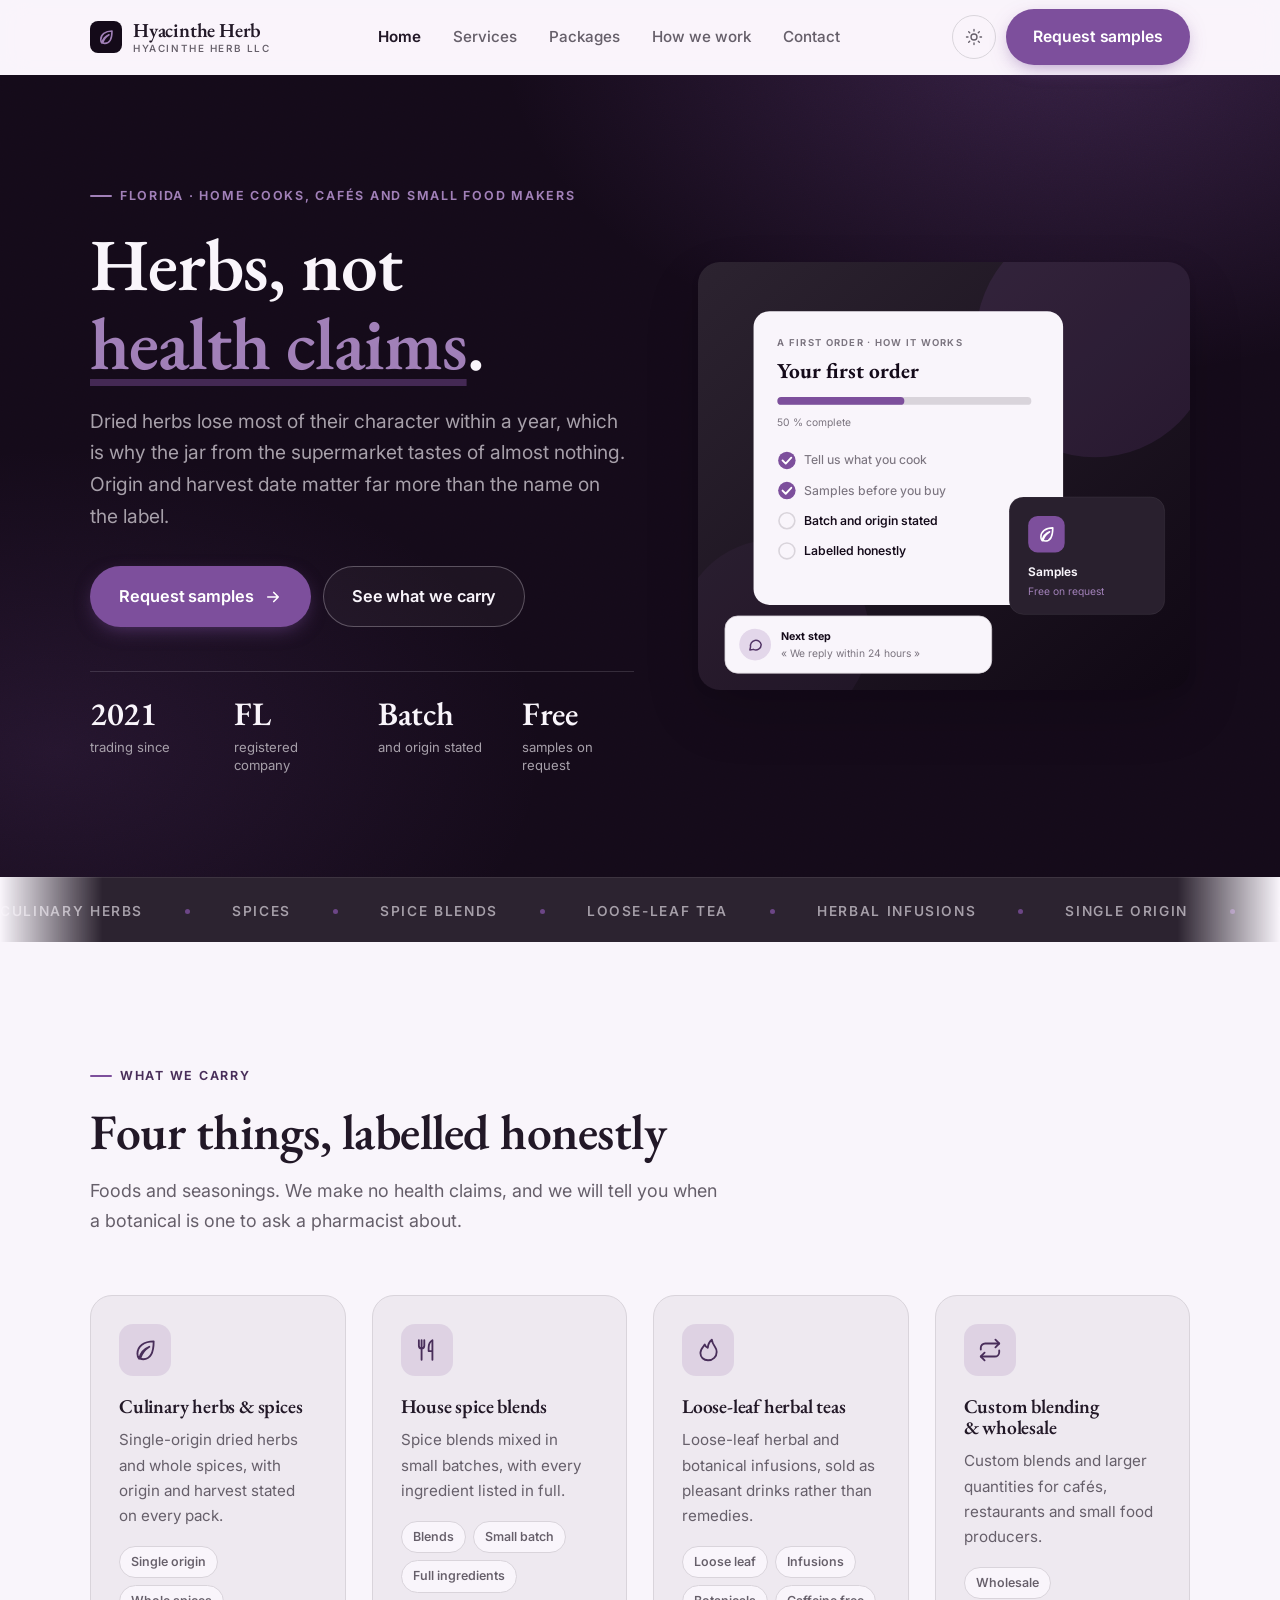
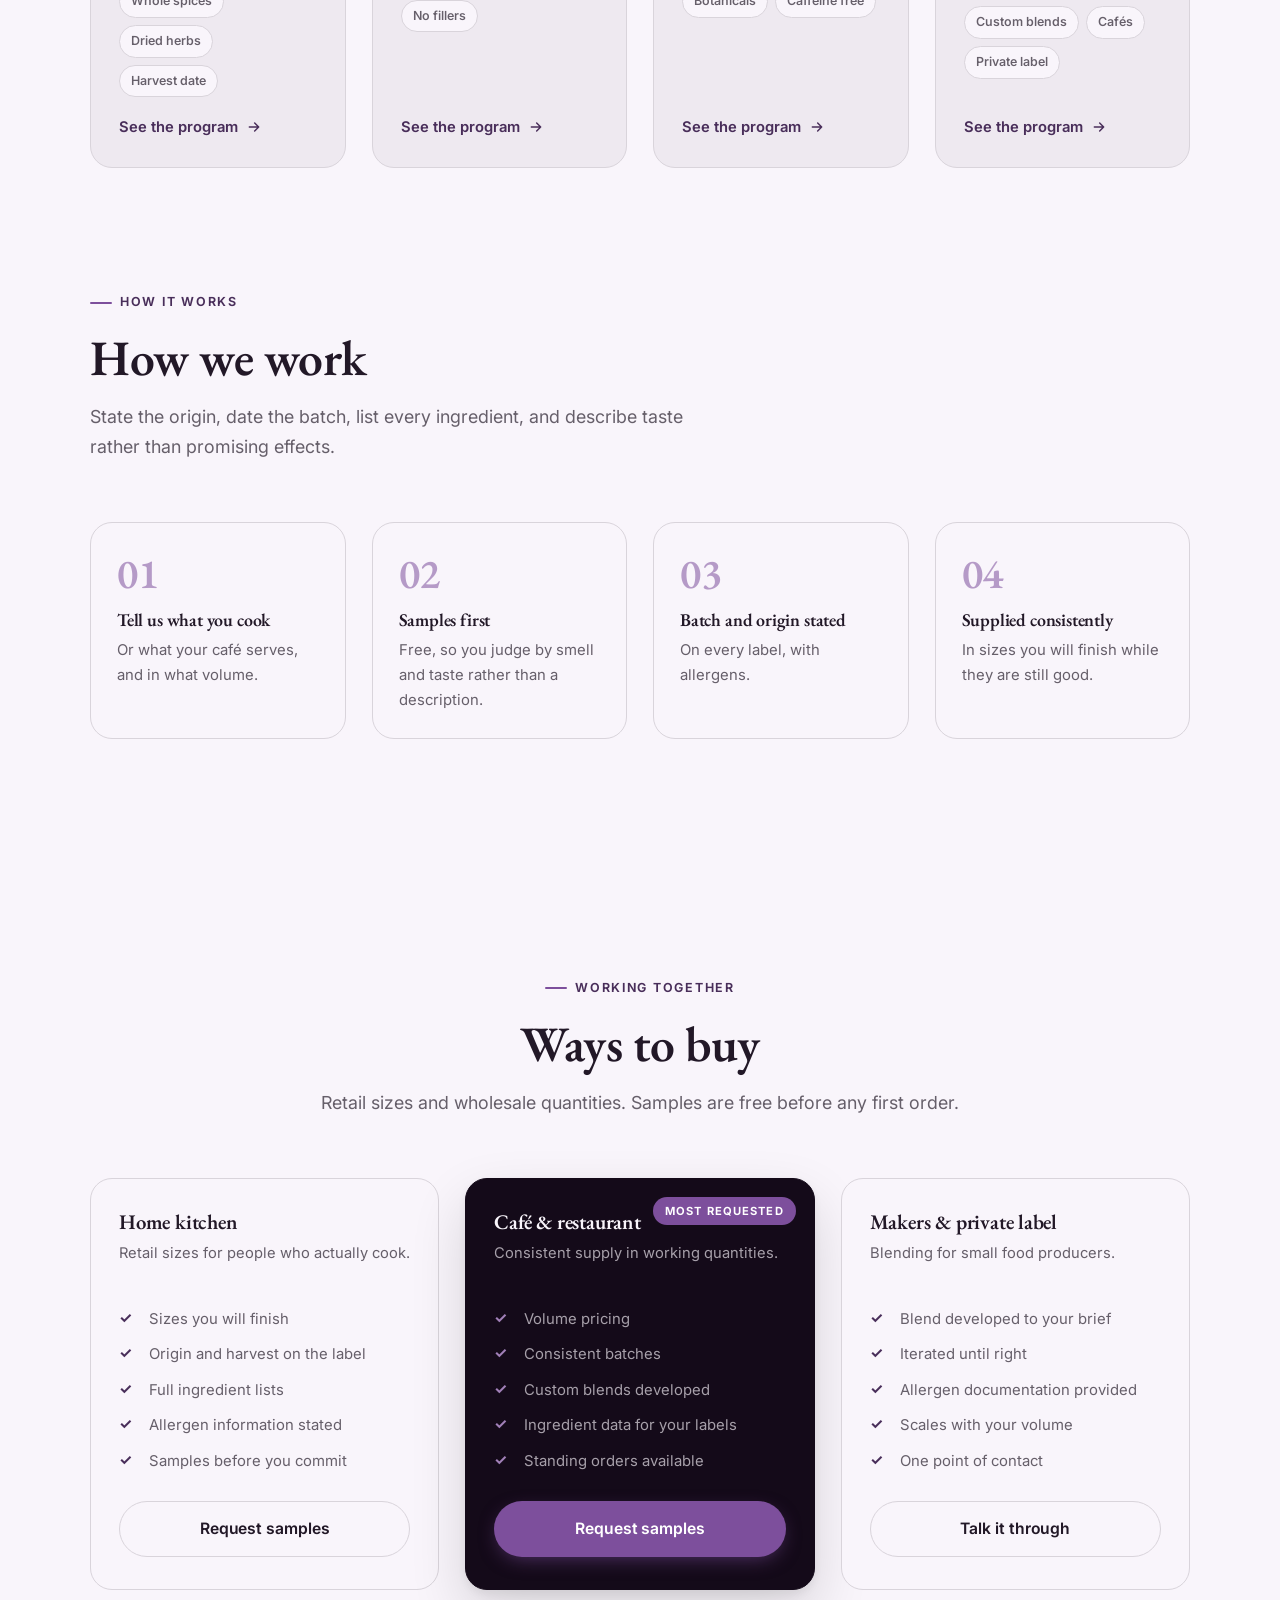
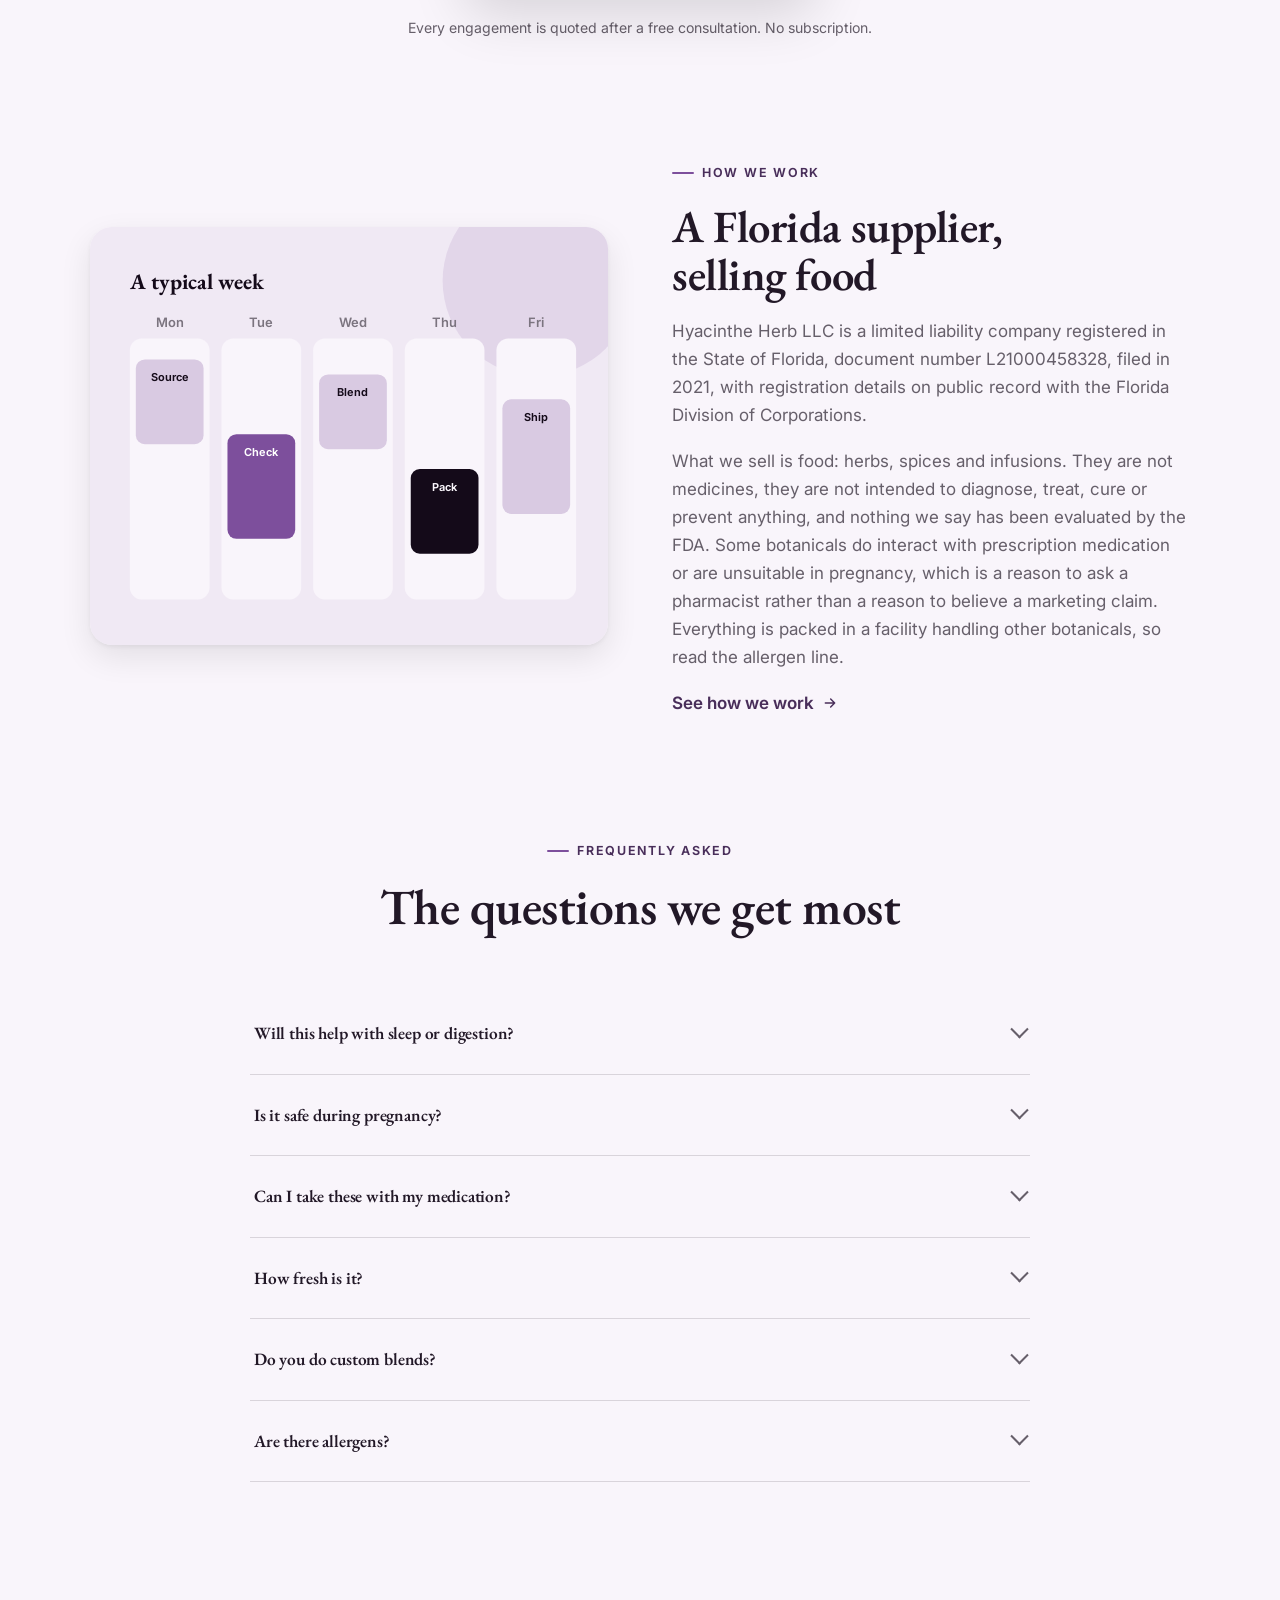
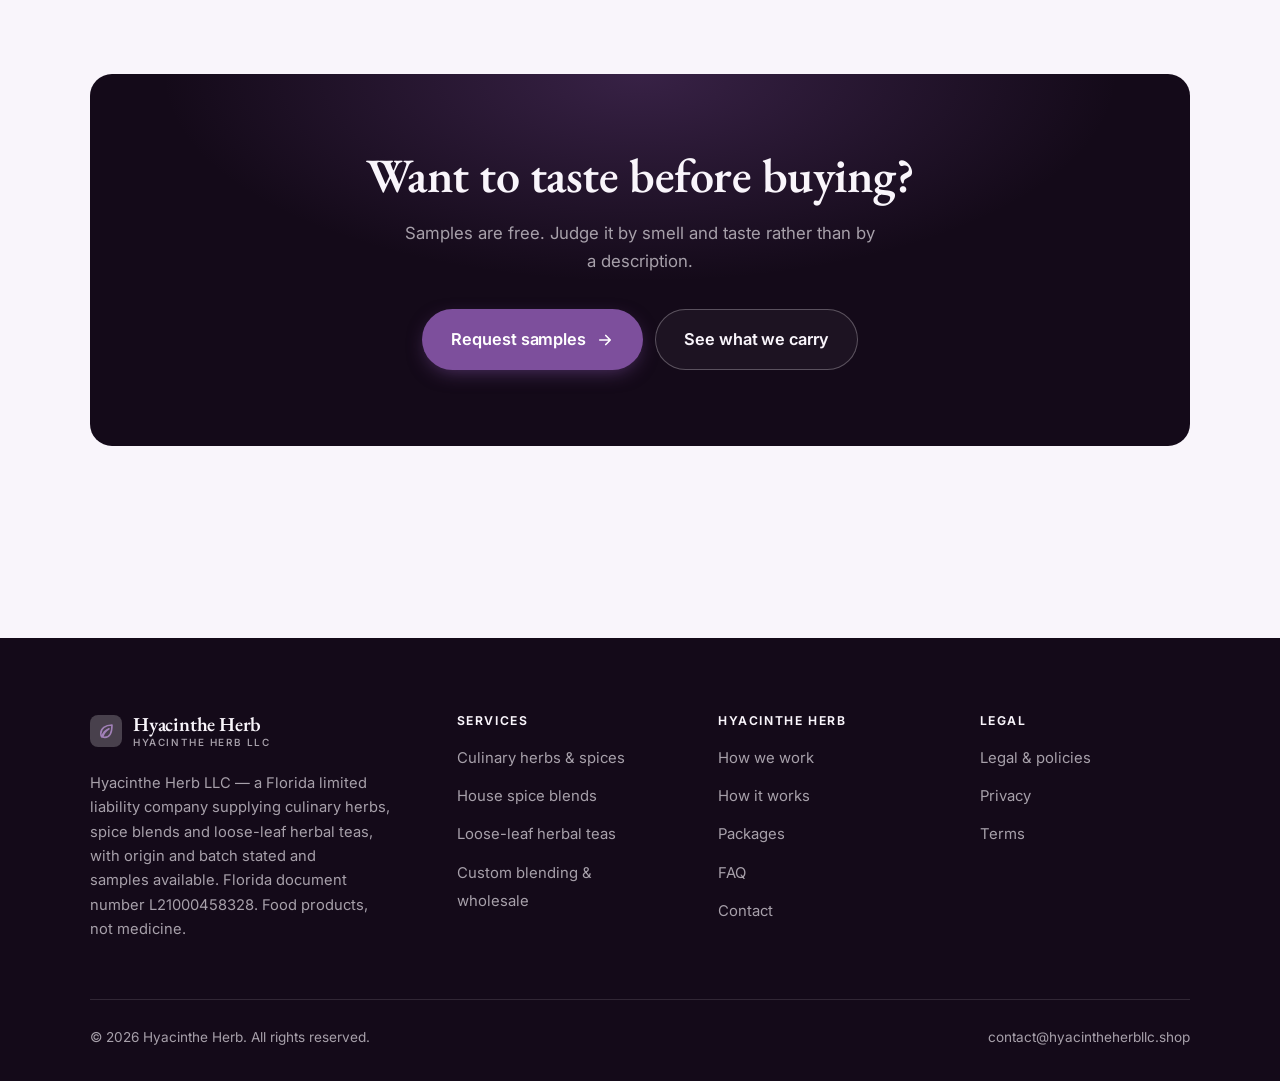
<file: index.html>
<!DOCTYPE html>
<html lang="en" class="no-js">
<head>
<meta charset="utf-8">
<meta name="viewport" content="width=device-width, initial-scale=1">
<title>Hyacinthe Herb LLC — culinary herbs and loose-leaf teas</title>
<meta name="description" content="Hyacinthe Herb LLC, a Florida supplier of culinary herbs, spice blends and loose-leaf herbal teas, with origin and batch stated and samples available before ordering.">
<link rel="canonical" href="https://hyacintheherbllc.shop/">

<meta property="og:type" content="website">
<meta property="og:url" content="https://hyacintheherbllc.shop/">
<meta property="og:site_name" content="Hyacinthe Herb">
<meta property="og:locale" content="en_US">
<meta property="og:title" content="Hyacinthe Herb LLC — culinary herbs and loose-leaf teas">
<meta property="og:description" content="Hyacinthe Herb LLC, a Florida supplier of culinary herbs, spice blends and loose-leaf herbal teas, with origin and batch stated and samples available before ordering.">
<meta name="theme-color" content="#140a19">

<link rel="icon" href="assets/img/favicon.svg" type="image/svg+xml">
<link rel="preconnect" href="https://fonts.googleapis.com">
<link rel="preconnect" href="https://fonts.gstatic.com" crossorigin>
<link rel="stylesheet" href="https://fonts.googleapis.com/css2?family=EB+Garamond:wght@400;600;700&family=Inter:wght@400..700&display=swap">
<link rel="stylesheet" href="assets/css/style.css">

<!-- Thème appliqué avant le premier rendu (évite le flash) -->
<script>
document.documentElement.classList.remove('no-js');
(function(){try{var t=localStorage.getItem('site-theme');if(t){document.documentElement.setAttribute('data-theme',t);}}catch(e){}})();
</script>
<script type="application/ld+json">
{
  "@context": "https://schema.org",
  "@type": "Organization",
  "name": "Hyacinthe Herb",
  "url": "https://hyacintheherbllc.shop/",
  "email": "contact@hyacintheherbllc.shop",
  "description": "Hyacinthe Herb LLC, a Florida supplier of culinary herbs, spice blends and loose-leaf herbal teas, with origin and batch stated and samples available before ordering.",
  "areaServed": "US",
  "knowsLanguage": "en"
}
</script>
</head>

<body>
<a class="skip-link" href="#main">Skip to main content</a>

<header class="site-header">
  <nav class="wrap nav" aria-label="Main navigation">
    <a class="brand" href="index.html">
      <svg class="brand__mark" viewBox="0 0 64 64" aria-hidden="true">
        <rect class="bm-bg" width="64" height="64" rx="16"/>
        <g class="bm-ic" transform="translate(14 14) scale(1.5)" fill="none" stroke-width="2.1" stroke-linecap="round" stroke-linejoin="round"><path d="M20 4c-9 0-15 4.5-15 11.5 0 2 .6 3.4 1.5 4.5C8 14 12 10.5 16 9c-4 2.5-7 6-8.5 11 1 .4 2 .5 3 .5C17 20.5 20 14 20 4z"/></g>
      </svg>
      <span>Hyacinthe Herb<span class="brand__sub">Hyacinthe Herb LLC</span></span>
    </a>

    <ul class="nav__links" id="nav-links">
      <li><a href="index.html" aria-current="page">Home</a></li>
      <li><a href="programs.html">Services</a></li>
      <li><a href="index.html#pricing">Packages</a></li>
      <li><a href="about.html">How we work</a></li>
      <li><a href="contact.html">Contact</a></li>
      <li><a class="btn btn--primary" href="contact.html">Request samples</a></li>
    </ul>

    <div class="nav__cta">
      <button class="theme-toggle" type="button" aria-label="Switch to dark theme">
        <svg class="icon-sun" viewBox="0 0 24 24" fill="none" stroke="currentColor" stroke-width="1.8" stroke-linecap="round" aria-hidden="true"><circle cx="12" cy="12" r="4"/><path d="M12 2v2m0 16v2M2 12h2m16 0h2M4.9 4.9l1.4 1.4m11.4 11.4 1.4 1.4M19.1 4.9l-1.4 1.4M6.3 17.7l-1.4 1.4"/></svg>
        <svg class="icon-moon" viewBox="0 0 24 24" fill="none" stroke="currentColor" stroke-width="1.8" stroke-linecap="round" stroke-linejoin="round" aria-hidden="true"><path d="M21 12.8A9 9 0 1 1 11.2 3a7 7 0 0 0 9.8 9.8z"/></svg>
      </button>
      <a class="btn btn--primary" href="contact.html">Request samples</a>
      <button class="nav__toggle" type="button" aria-expanded="false" aria-controls="nav-links" aria-label="Open menu">
        <svg class="icon-open" viewBox="0 0 24 24" fill="none" stroke="currentColor" stroke-width="2" stroke-linecap="round" aria-hidden="true"><path d="M3 6h18M3 12h18M3 18h18"/></svg>
        <svg class="icon-close" viewBox="0 0 24 24" fill="none" stroke="currentColor" stroke-width="2" stroke-linecap="round" aria-hidden="true"><path d="M6 6l12 12M18 6L6 18"/></svg>
      </button>
    </div>
  </nav>
</header>

<main id="main">

<section class="hero">
  <div class="wrap hero__inner">
    <div>
      <span class="eyebrow hero__eyebrow">Florida · Home cooks, cafés and small food makers</span>
      <h1>Herbs, not<br> <em>health claims</em>.</h1>
      <p class="hero__lede">Dried herbs lose most of their character within a year, which is why the jar from the supermarket tastes of almost nothing. Origin and harvest date matter far more than the name on the label.</p>

      <div class="hero__actions">
        <a class="btn btn--primary btn--lg" href="contact.html">Request samples <svg viewBox="0 0 24 24" fill="none" stroke="currentColor" stroke-width="2.2" stroke-linecap="round" stroke-linejoin="round" aria-hidden="true"><path d="M5 12h14M13 6l6 6-6 6"/></svg></a>
        <a class="btn btn--on-dark btn--lg" href="programs.html">See what we carry</a>
      </div>

      <ul class="hero__proof">
        <li><span class="stat__num">2021</span><span class="stat__label">trading since</span></li>
        <li><span class="stat__num">FL</span><span class="stat__label">registered company</span></li>
        <li><span class="stat__num">Batch</span><span class="stat__label">and origin stated</span></li>
        <li><span class="stat__num">Free</span><span class="stat__label">samples on request</span></li>
      </ul>
    </div>

    <div class="hero__art">
      <svg viewBox="0 0 620 540" role="img" aria-label="How a first order from Hyacinthe Herb works, from samples to a labelled batch.">
        <defs>
          <linearGradient id="hbg" x1="0" y1="0" x2="1" y2="1">
            <stop offset="0" stop-color="#2c2330"/><stop offset="1" stop-color="#100814"/>
          </linearGradient>
        </defs>
        <rect width="620" height="540" rx="22" fill="url(#hbg)"/>
        <circle cx="500" cy="96" r="150" fill="#7d4f9c" opacity=".16"/>
        <circle cx="96" cy="470" r="120" fill="#7d4f9c" opacity=".08"/>

        <g style="font-family: var(--font-body)">
          <!-- Carte programme -->
          <rect x="70" y="62" width="390" height="370" rx="20" fill="#f9f5fb"/>
          <text x="100" y="106" font-size="12" font-weight="650" letter-spacing="1.6" fill="#7b747f">A FIRST ORDER · HOW IT WORKS</text>
          <text x="100" y="146" font-size="27" font-weight="700" fill="#140a19" style="font-family: var(--font-display)">Your first order</text>
          <rect x="100" y="170" width="320" height="10" rx="5" fill="#d9d4db"/>
          <rect x="100" y="170" width="160" height="10" rx="5" fill="#7d4f9c"/>
          <text x="100" y="206" font-size="13" fill="#7b747f">50 % complete</text>
          <circle cx="112" cy="250" r="11" fill="#7d4f9c"/><path d="M106.5 250l4 4 7-7.5" fill="none" stroke="#ffffff" stroke-width="2.4" stroke-linecap="round" stroke-linejoin="round"/><text x="134" y="255" font-size="15.5" fill="#7b747f" font-weight="450">Tell us what you cook</text>
          <circle cx="112" cy="288" r="11" fill="#7d4f9c"/><path d="M106.5 288l4 4 7-7.5" fill="none" stroke="#ffffff" stroke-width="2.4" stroke-linecap="round" stroke-linejoin="round"/><text x="134" y="293" font-size="15.5" fill="#7b747f" font-weight="450">Samples before you buy</text>
          <circle cx="112" cy="326" r="10" fill="none" stroke="#d9d4db" stroke-width="2"/><text x="134" y="331" font-size="15.5" fill="#140a19" font-weight="560">Batch and origin stated</text>
          <circle cx="112" cy="364" r="10" fill="none" stroke="#d9d4db" stroke-width="2"/><text x="134" y="369" font-size="15.5" fill="#140a19" font-weight="560">Labelled honestly</text>

          <!-- Carte séance -->
          <rect x="392" y="296" width="196" height="148" rx="18" fill="#29202e" stroke="#ffffff" stroke-opacity=".08"/>
          <rect x="416" y="320" width="46" height="46" rx="12" fill="#7d4f9c"/>
          <g transform="translate(427 331)" fill="none" stroke="#ffffff" color="#ffffff" stroke-width="2" stroke-linecap="round" stroke-linejoin="round"><path d="M20 4c-9 0-15 4.5-15 11.5 0 2 .6 3.4 1.5 4.5C8 14 12 10.5 16 9c-4 2.5-7 6-8.5 11 1 .4 2 .5 3 .5C17 20.5 20 14 20 4z"/></g>
          <text x="416" y="396" font-size="15" font-weight="650" fill="#f9f5fb">Samples</text>
          <text x="416" y="420" font-size="13" fill="#a180b8">Free on request</text>

          <!-- Retour du coach -->
          <rect x="34" y="446" width="336" height="72" rx="16" fill="#f9f5fb" stroke="#d9d4db"/>
          <circle cx="72" cy="482" r="20" fill="#e3d7ea"/>
          <g transform="translate(62 472) scale(.84)" fill="none" stroke="#513365" stroke-width="2.2" stroke-linecap="round" stroke-linejoin="round"><path d="M21 12a8 8 0 0 1-11.6 7.1L4 20l1-4.6A8 8 0 1 1 21 12z"/></g>
          <text x="104" y="476" font-size="13.5" font-weight="700" fill="#140a19">Next step</text>
          <text x="104" y="498" font-size="13" fill="#7b747f">« We reply within 24 hours »</text>
        </g>
      </svg>
    </div>
  </div>
</section>

<div class="marquee" aria-hidden="true">
  <div class="marquee__track"><span>Culinary herbs</span><span>Spices</span><span>Spice blends</span><span>Loose-leaf tea</span><span>Herbal infusions</span><span>Single origin</span><span>Small batch</span><span>Custom blending</span><span>Wholesale</span><span>Allergen labelled</span><span>Culinary herbs</span><span>Spices</span><span>Spice blends</span><span>Loose-leaf tea</span><span>Herbal infusions</span><span>Single origin</span><span>Small batch</span><span>Custom blending</span><span>Wholesale</span><span>Allergen labelled</span></div>
</div>

<section class="section wrap" id="programs">
  <div class="section-head reveal">
    <span class="eyebrow">What we carry</span>
    <h2>Four things, labelled honestly</h2>
    <p>Foods and seasonings. We make no health claims, and we will tell you when a botanical is one to ask a pharmacist about.</p>
  </div>
  <div class="grid grid--4 reveal-group">
    <a class="card" href="programs.html#herbs">
      <div class="card__icon"><svg viewBox="0 0 24 24" fill="none" stroke="currentColor" stroke-width="1.7" stroke-linecap="round" stroke-linejoin="round" aria-hidden="true"><path d="M20 4c-9 0-15 4.5-15 11.5 0 2 .6 3.4 1.5 4.5C8 14 12 10.5 16 9c-4 2.5-7 6-8.5 11 1 .4 2 .5 3 .5C17 20.5 20 14 20 4z"/></svg></div>
      <h3>Culinary herbs &amp; spices</h3>
      <p>Single-origin dried herbs and whole spices, with origin and harvest stated on every pack.</p>
      <ul class="tags"><li>Single origin</li><li>Whole spices</li><li>Dried herbs</li><li>Harvest date</li></ul>
      <span class="arrow-link">See the program <svg viewBox="0 0 24 24" fill="none" stroke="currentColor" stroke-width="2.2" stroke-linecap="round" stroke-linejoin="round" aria-hidden="true"><path d="M5 12h14M13 6l6 6-6 6"/></svg></span>
    </a>
    <a class="card" href="programs.html#blends">
      <div class="card__icon"><svg viewBox="0 0 24 24" fill="none" stroke="currentColor" stroke-width="1.7" stroke-linecap="round" stroke-linejoin="round" aria-hidden="true"><path d="M7 3v8M4.5 3v5a2.5 2.5 0 0 0 5 0V3M7 11v10M17 21V3c-2.2 1.2-3.5 3.6-3.5 7v3H17"/></svg></div>
      <h3>House spice blends</h3>
      <p>Spice blends mixed in small batches, with every ingredient listed in full.</p>
      <ul class="tags"><li>Blends</li><li>Small batch</li><li>Full ingredients</li><li>No fillers</li></ul>
      <span class="arrow-link">See the program <svg viewBox="0 0 24 24" fill="none" stroke="currentColor" stroke-width="2.2" stroke-linecap="round" stroke-linejoin="round" aria-hidden="true"><path d="M5 12h14M13 6l6 6-6 6"/></svg></span>
    </a>
    <a class="card" href="programs.html#tea">
      <div class="card__icon"><svg viewBox="0 0 24 24" fill="none" stroke="currentColor" stroke-width="1.7" stroke-linecap="round" stroke-linejoin="round" aria-hidden="true"><path d="M12 21.5c-4 0-7-2.8-7-6.7 0-3.4 2.4-5.6 4-7.8.6 1.6 1.6 2.6 2.8 3 .2-3.1 1.4-5.6 3.7-7.5.3 3 1.6 4.8 3 6.7 1.1 1.5 1.5 3 1.5 4.6 0 4.2-3.3 7.7-8 7.7z"/></svg></div>
      <h3>Loose-leaf herbal teas</h3>
      <p>Loose-leaf herbal and botanical infusions, sold as pleasant drinks rather than remedies.</p>
      <ul class="tags"><li>Loose leaf</li><li>Infusions</li><li>Botanicals</li><li>Caffeine free</li></ul>
      <span class="arrow-link">See the program <svg viewBox="0 0 24 24" fill="none" stroke="currentColor" stroke-width="2.2" stroke-linecap="round" stroke-linejoin="round" aria-hidden="true"><path d="M5 12h14M13 6l6 6-6 6"/></svg></span>
    </a>
    <a class="card" href="programs.html#wholesale">
      <div class="card__icon"><svg viewBox="0 0 24 24" fill="none" stroke="currentColor" stroke-width="1.7" stroke-linecap="round" stroke-linejoin="round" aria-hidden="true"><path d="M17 2.5l3.5 3.5L17 9.5"/><path d="M3.5 11.5V10A4 4 0 0 1 7.5 6h13M7 21.5 3.5 18 7 14.5"/><path d="M20.5 12.5V14a4 4 0 0 1-4 4h-13"/></svg></div>
      <h3>Custom blending &amp; wholesale</h3>
      <p>Custom blends and larger quantities for cafés, restaurants and small food producers.</p>
      <ul class="tags"><li>Wholesale</li><li>Custom blends</li><li>Cafés</li><li>Private label</li></ul>
      <span class="arrow-link">See the program <svg viewBox="0 0 24 24" fill="none" stroke="currentColor" stroke-width="2.2" stroke-linecap="round" stroke-linejoin="round" aria-hidden="true"><path d="M5 12h14M13 6l6 6-6 6"/></svg></span>
    </a>
  </div>
</section>

<section class="section section--flush wrap" id="how-it-works">
  <div class="section-head reveal">
    <span class="eyebrow">How it works</span>
    <h2>How we work</h2>
    <p>State the origin, date the batch, list every ingredient, and describe taste rather than promising effects.</p>
  </div>
  <div class="grid grid--4 steps reveal-group">
    <article class="step">
      <h3>Tell us what you cook</h3>
      <p>Or what your café serves, and in what volume.</p>
    </article>
    <article class="step">
      <h3>Samples first</h3>
      <p>Free, so you judge by smell and taste rather than a description.</p>
    </article>
    <article class="step">
      <h3>Batch and origin stated</h3>
      <p>On every label, with allergens.</p>
    </article>
    <article class="step">
      <h3>Supplied consistently</h3>
      <p>In sizes you will finish while they are still good.</p>
    </article>
  </div>
</section>

<section class="section wrap" id="pricing">
  <div class="section-head section-head--center reveal">
    <span class="eyebrow">Working together</span>
    <h2>Ways to buy</h2>
    <p>Retail sizes and wholesale quantities. Samples are free before any first order.</p>
  </div>
  <div class="grid grid--3 plans reveal-group">
    <article class="plan">
      
      <h3>Home kitchen</h3>
      <p class="plan__desc">Retail sizes for people who actually cook.</p>
      
      <ul class="plan__features">
        <li>Sizes you will finish</li>
        <li>Origin and harvest on the label</li>
        <li>Full ingredient lists</li>
        <li>Allergen information stated</li>
        <li>Samples before you commit</li>
      </ul>
      <a class="btn btn--ghost btn--block" href="contact.html">Request samples</a>
    </article>
    <article class="plan plan--featured">
      <span class="plan__tag">Most requested</span>
      <h3>Café &amp; restaurant</h3>
      <p class="plan__desc">Consistent supply in working quantities.</p>
      
      <ul class="plan__features">
        <li>Volume pricing</li>
        <li>Consistent batches</li>
        <li>Custom blends developed</li>
        <li>Ingredient data for your labels</li>
        <li>Standing orders available</li>
      </ul>
      <a class="btn btn--primary btn--block" href="contact.html">Request samples</a>
    </article>
    <article class="plan">
      
      <h3>Makers &amp; private label</h3>
      <p class="plan__desc">Blending for small food producers.</p>
      
      <ul class="plan__features">
        <li>Blend developed to your brief</li>
        <li>Iterated until right</li>
        <li>Allergen documentation provided</li>
        <li>Scales with your volume</li>
        <li>One point of contact</li>
      </ul>
      <a class="btn btn--ghost btn--block" href="contact.html">Talk it through</a>
    </article>
  </div>
  <p class="plans-note">Every engagement is quoted after a free consultation. No subscription.</p>
</section>

<section class="section section--flush wrap">
  <div class="split reveal">
    <div class="split__art">
      <svg viewBox="0 0 520 420" role="img" aria-label="Example of a typical week: Source, Check, Blend, Pack, Ship.">
        <rect width="520" height="420" rx="20" fill="#f0e9f4"/>
        <circle cx="450" cy="54" r="96" fill="#7d4f9c" opacity=".12"/>
        <g style="font-family: var(--font-body)">
        <text x="40" y="62" font-size="22" font-weight="700" fill="#140a19" style="font-family: var(--font-display)">A typical week</text>
        <text x="80" y="100" text-anchor="middle" font-size="13" font-weight="600" fill="#7b747f">Mon</text>
        <rect x="40" y="112" width="80" height="262" rx="12" fill="#f9f5fb"/>
        <rect x="46" y="133" width="68" height="85" rx="9" fill="#d9cae2"/>
        <text x="80" y="155" text-anchor="middle" font-size="11" font-weight="650" fill="#140a19">Source</text>
        <text x="172" y="100" text-anchor="middle" font-size="13" font-weight="600" fill="#7b747f">Tue</text>
        <rect x="132" y="112" width="80" height="262" rx="12" fill="#f9f5fb"/>
        <rect x="138" y="208" width="68" height="105" rx="9" fill="#7d4f9c"/>
        <text x="172" y="230" text-anchor="middle" font-size="11" font-weight="650" fill="#ffffff">Check</text>
        <text x="264" y="100" text-anchor="middle" font-size="13" font-weight="600" fill="#7b747f">Wed</text>
        <rect x="224" y="112" width="80" height="262" rx="12" fill="#f9f5fb"/>
        <rect x="230" y="148" width="68" height="75" rx="9" fill="#d9cae2"/>
        <text x="264" y="170" text-anchor="middle" font-size="11" font-weight="650" fill="#140a19">Blend</text>
        <text x="356" y="100" text-anchor="middle" font-size="13" font-weight="600" fill="#7b747f">Thu</text>
        <rect x="316" y="112" width="80" height="262" rx="12" fill="#f9f5fb"/>
        <rect x="322" y="243" width="68" height="85" rx="9" fill="#140a19"/>
        <text x="356" y="265" text-anchor="middle" font-size="11" font-weight="650" fill="#f9f5fb">Pack</text>
        <text x="448" y="100" text-anchor="middle" font-size="13" font-weight="600" fill="#7b747f">Fri</text>
        <rect x="408" y="112" width="80" height="262" rx="12" fill="#f9f5fb"/>
        <rect x="414" y="173" width="68" height="115" rx="9" fill="#d9cae2"/>
        <text x="448" y="195" text-anchor="middle" font-size="11" font-weight="650" fill="#140a19">Ship</text>
        </g>
      </svg>
    </div>
    <div>
      <span class="eyebrow">How we work</span>
      <h2>A Florida supplier, selling food</h2>
      <p>Hyacinthe Herb LLC is a limited liability company registered in the State of Florida, document number L21000458328, filed in 2021, with registration details on public record with the Florida Division of Corporations.</p>
      <p>What we sell is food: herbs, spices and infusions. They are not medicines, they are not intended to diagnose, treat, cure or prevent anything, and nothing we say has been evaluated by the FDA. Some botanicals do interact with prescription medication or are unsuitable in pregnancy, which is a reason to ask a pharmacist rather than a reason to believe a marketing claim. Everything is packed in a facility handling other botanicals, so read the allergen line.</p>
      <p><a class="arrow-link" href="about.html">See how we work <svg viewBox="0 0 24 24" fill="none" stroke="currentColor" stroke-width="2.2" stroke-linecap="round" stroke-linejoin="round" aria-hidden="true"><path d="M5 12h14M13 6l6 6-6 6"/></svg></a></p>
    </div>
  </div>
</section>

<section class="section section--flush wrap" id="faq">
  <div class="section-head section-head--center reveal">
    <span class="eyebrow">Frequently asked</span>
    <h2>The questions we get most</h2>
  </div>
  <div class="faq reveal">
    <details>
      <summary>Will this help with sleep or digestion?</summary>
      <p>We will not tell you that. These are foods, not remedies, and claims of that kind are both regulated and usually unsupported. We will tell you how something tastes.</p>
    </details>
    <details>
      <summary>Is it safe during pregnancy?</summary>
      <p>Ask your physician or pharmacist, genuinely. Several common botanicals are advised against in pregnancy, and that is not a question a herb supplier should be answering.</p>
    </details>
    <details>
      <summary>Can I take these with my medication?</summary>
      <p>Check with a pharmacist. Some botanicals interact with prescription medicines in ways that matter, and your pharmacist can check your specific list.</p>
    </details>
    <details>
      <summary>How fresh is it?</summary>
      <p>Every pack states origin and harvest. Dried herbs fade within about a year, which is why we sell sizes you will finish rather than catering tubs.</p>
    </details>
    <details>
      <summary>Do you do custom blends?</summary>
      <p>Yes, for cafés and small producers. We develop to a brief, sample until it is right, then supply consistently with the allergen data your labels need.</p>
    </details>
    <details>
      <summary>Are there allergens?</summary>
      <p>Stated on every label. We pack in a facility that handles other botanicals, so cross-contact is possible and we say so plainly.</p>
    </details>
  </div>
</section>

<section class="wrap section--tight">
  <div class="cta-band reveal">
    <h2>Want to taste before buying?</h2>
    <p>Samples are free. Judge it by smell and taste rather than by a description.</p>
    <div class="hero__actions">
      <a class="btn btn--primary btn--lg" href="contact.html">Request samples <svg viewBox="0 0 24 24" fill="none" stroke="currentColor" stroke-width="2.2" stroke-linecap="round" stroke-linejoin="round" aria-hidden="true"><path d="M5 12h14M13 6l6 6-6 6"/></svg></a>
      <a class="btn btn--on-dark btn--lg" href="programs.html">See what we carry</a>
    </div>
  </div>
</section>

</main>

<footer class="site-footer">
  <div class="wrap">
    <div class="footer__grid">
      <div class="footer__brand">
        <a class="brand" href="index.html">
          <svg class="brand__mark" viewBox="0 0 64 64" aria-hidden="true">
        <rect class="bm-bg" width="64" height="64" rx="16"/>
        <g class="bm-ic" transform="translate(14 14) scale(1.5)" fill="none" stroke-width="2.1" stroke-linecap="round" stroke-linejoin="round"><path d="M20 4c-9 0-15 4.5-15 11.5 0 2 .6 3.4 1.5 4.5C8 14 12 10.5 16 9c-4 2.5-7 6-8.5 11 1 .4 2 .5 3 .5C17 20.5 20 14 20 4z"/></g>
      </svg>
          <span>Hyacinthe Herb<span class="brand__sub">Hyacinthe Herb LLC</span></span>
        </a>
        <p>Hyacinthe Herb LLC — a Florida limited liability company supplying culinary herbs, spice blends and loose-leaf herbal teas, with origin and batch stated and samples available. Florida document number L21000458328. Food products, not medicine.</p>
      </div>

      <div class="footer__col">
        <h4>Services</h4>
        <ul>
          <li><a href="programs.html#herbs">Culinary herbs &amp; spices</a></li>
          <li><a href="programs.html#blends">House spice blends</a></li>
          <li><a href="programs.html#tea">Loose-leaf herbal teas</a></li>
          <li><a href="programs.html#wholesale">Custom blending &amp; wholesale</a></li>
        </ul>
      </div>

      <div class="footer__col">
        <h4>Hyacinthe Herb</h4>
        <ul>
          <li><a href="about.html">How we work</a></li>
          <li><a href="index.html#how-it-works">How it works</a></li>
          <li><a href="index.html#pricing">Packages</a></li>
          <li><a href="index.html#faq">FAQ</a></li>
          <li><a href="contact.html">Contact</a></li>
        </ul>
      </div>

      <div class="footer__col">
        <h4>Legal</h4>
        <ul>
          <li><a href="legal.html">Legal &amp; policies</a></li>
          <li><a href="legal.html#privacy">Privacy</a></li>
          <li><a href="legal.html#terms">Terms</a></li>
        </ul>
      </div>
    </div>

    <div class="footer__bottom">
      <p>© <span data-year>2026</span> Hyacinthe Herb. All rights reserved.</p>
      <p><a href="mailto:contact@hyacintheherbllc.shop">contact@hyacintheherbllc.shop</a></p>
    </div>
  </div>
</footer>

<script src="assets/js/main.js" defer></script>
</body>
</html>
</file>
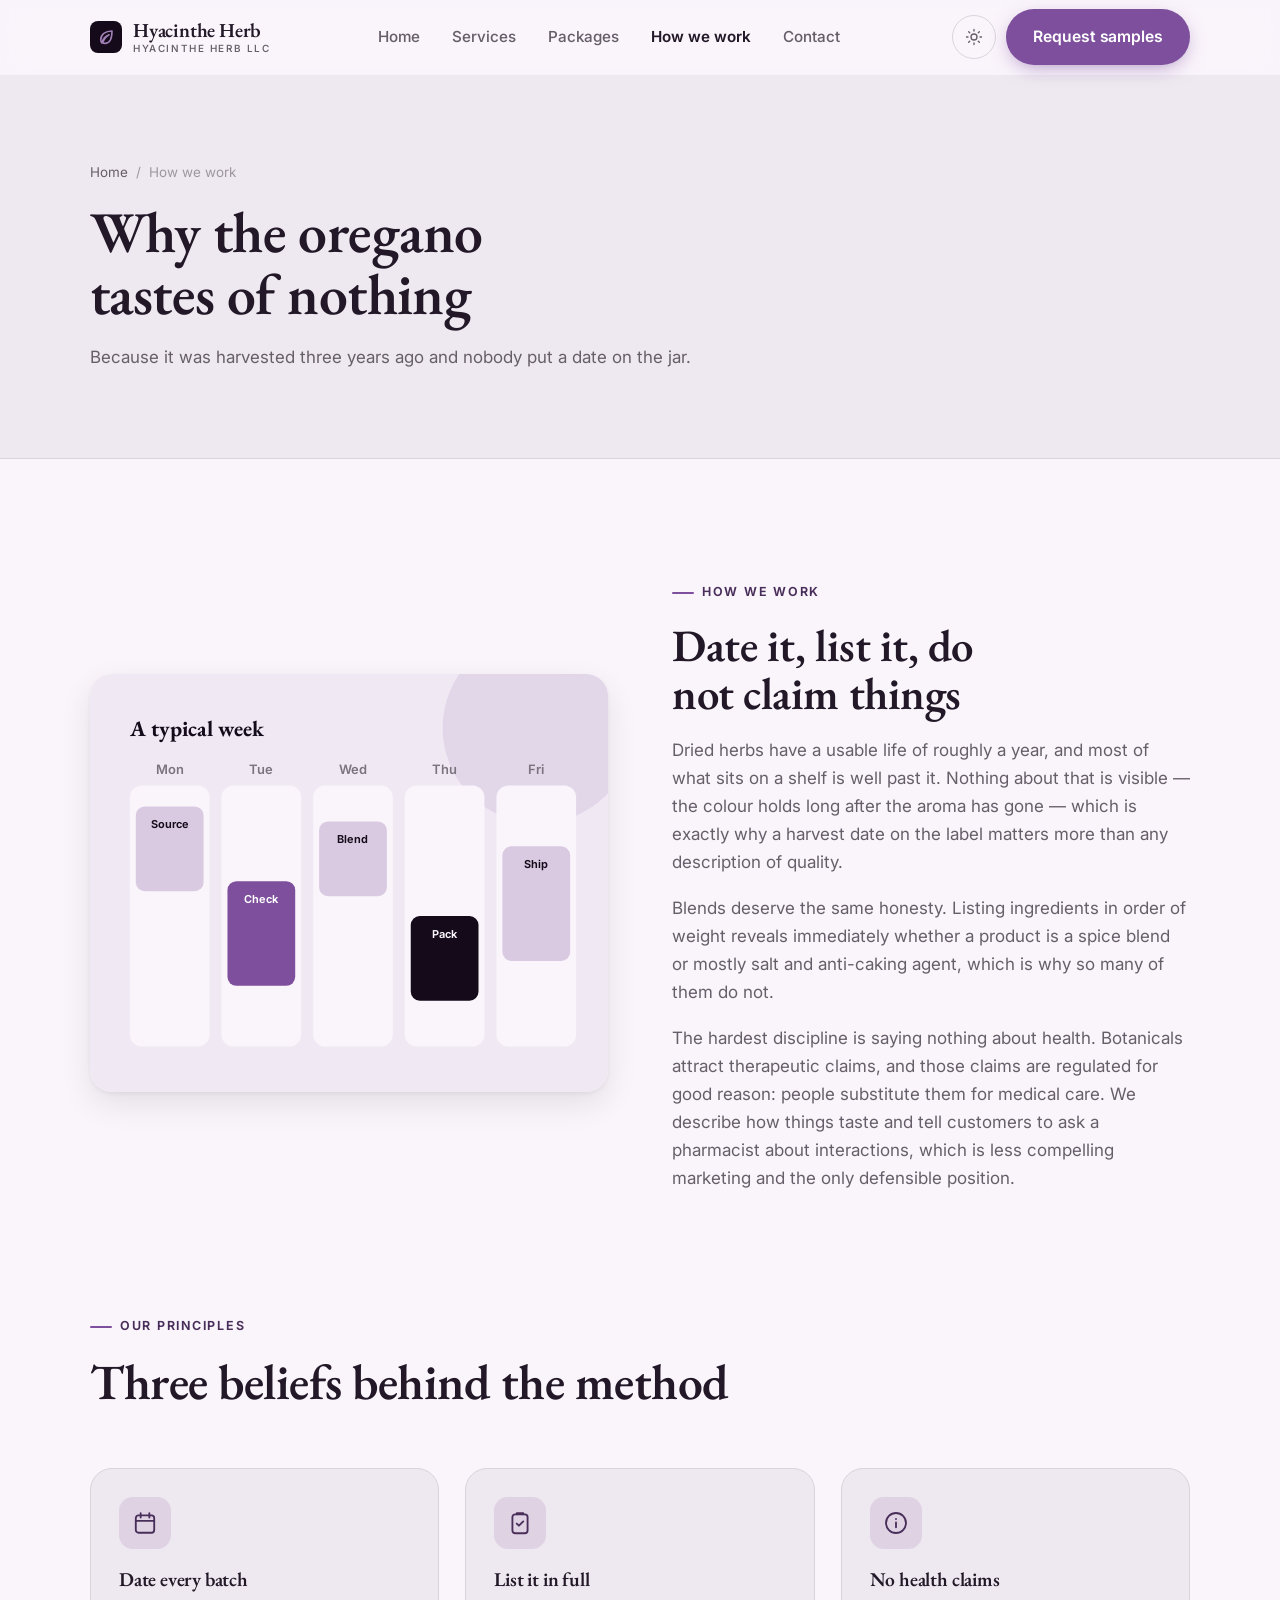
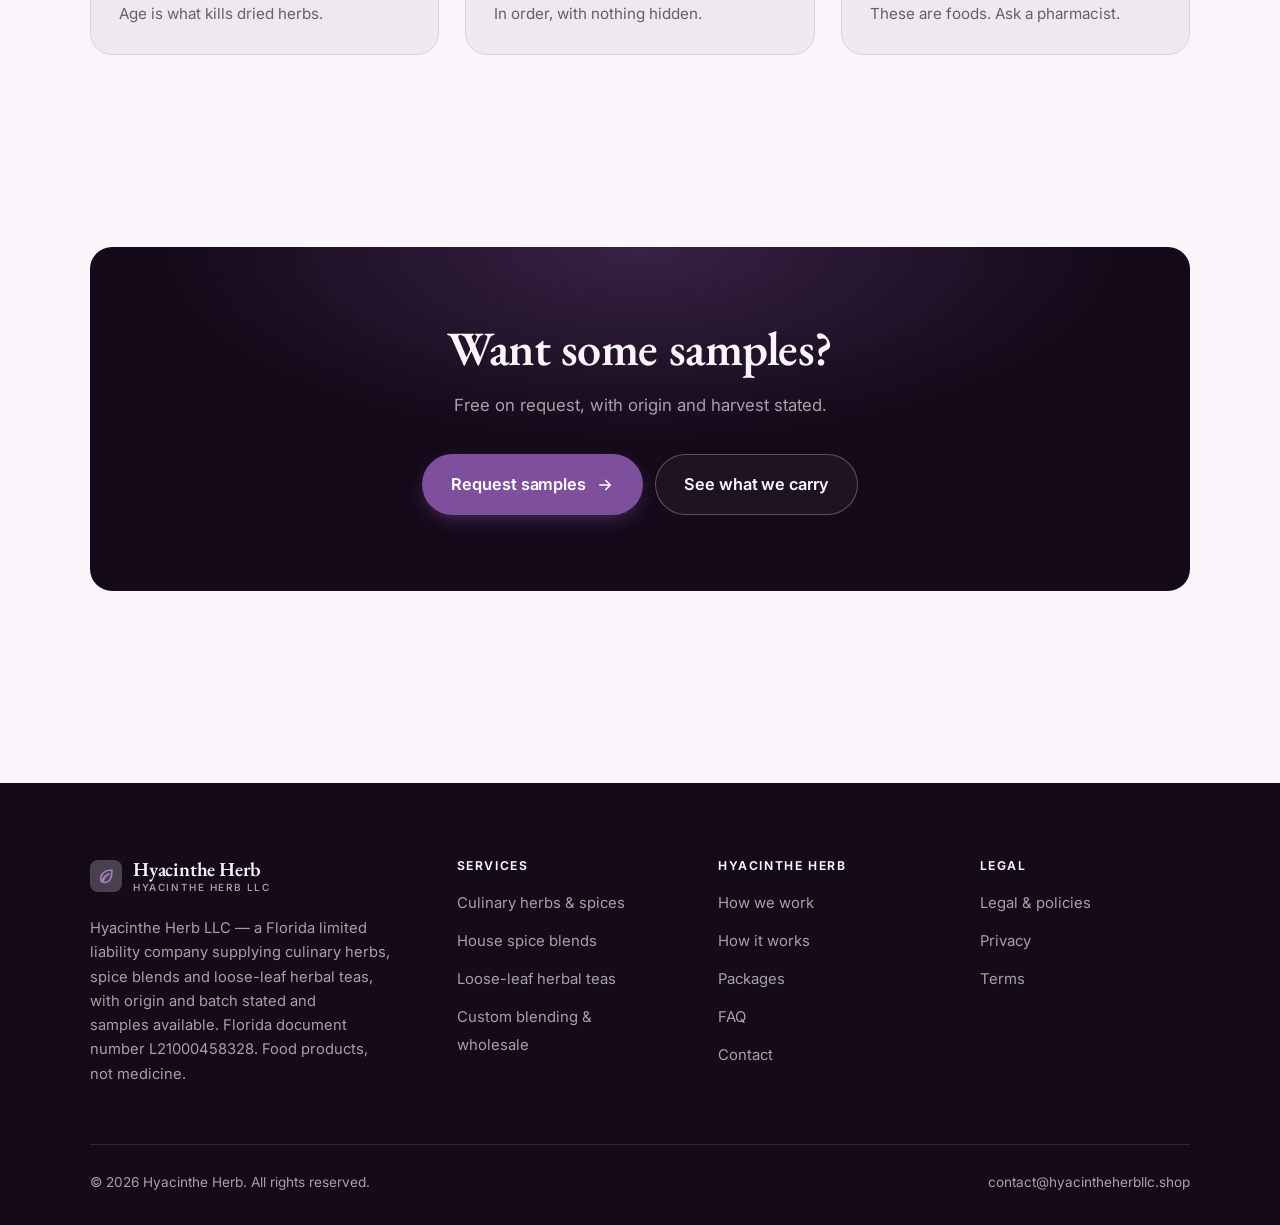
<file: about.html>
<!DOCTYPE html>
<html lang="en" class="no-js">
<head>
<meta charset="utf-8">
<meta name="viewport" content="width=device-width, initial-scale=1">
<title>How we work — Hyacinthe Herb</title>
<meta name="description" content="About Hyacinthe Herb LLC, a Florida culinary herb and tea supplier, document number L21000458328.">
<link rel="canonical" href="https://hyacintheherbllc.shop/about.html">

<meta property="og:type" content="website">
<meta property="og:url" content="https://hyacintheherbllc.shop/about.html">
<meta property="og:site_name" content="Hyacinthe Herb">
<meta property="og:locale" content="en_US">
<meta property="og:title" content="How we work — Hyacinthe Herb">
<meta property="og:description" content="About Hyacinthe Herb LLC, a Florida culinary herb and tea supplier, document number L21000458328.">
<meta name="theme-color" content="#140a19">

<link rel="icon" href="assets/img/favicon.svg" type="image/svg+xml">
<link rel="preconnect" href="https://fonts.googleapis.com">
<link rel="preconnect" href="https://fonts.gstatic.com" crossorigin>
<link rel="stylesheet" href="https://fonts.googleapis.com/css2?family=EB+Garamond:wght@400;600;700&family=Inter:wght@400..700&display=swap">
<link rel="stylesheet" href="assets/css/style.css">

<!-- Thème appliqué avant le premier rendu (évite le flash) -->
<script>
document.documentElement.classList.remove('no-js');
(function(){try{var t=localStorage.getItem('site-theme');if(t){document.documentElement.setAttribute('data-theme',t);}}catch(e){}})();
</script>
</head>

<body>
<a class="skip-link" href="#main">Skip to main content</a>

<header class="site-header">
  <nav class="wrap nav" aria-label="Main navigation">
    <a class="brand" href="index.html">
      <svg class="brand__mark" viewBox="0 0 64 64" aria-hidden="true">
        <rect class="bm-bg" width="64" height="64" rx="16"/>
        <g class="bm-ic" transform="translate(14 14) scale(1.5)" fill="none" stroke-width="2.1" stroke-linecap="round" stroke-linejoin="round"><path d="M20 4c-9 0-15 4.5-15 11.5 0 2 .6 3.4 1.5 4.5C8 14 12 10.5 16 9c-4 2.5-7 6-8.5 11 1 .4 2 .5 3 .5C17 20.5 20 14 20 4z"/></g>
      </svg>
      <span>Hyacinthe Herb<span class="brand__sub">Hyacinthe Herb LLC</span></span>
    </a>

    <ul class="nav__links" id="nav-links">
      <li><a href="index.html">Home</a></li>
      <li><a href="programs.html">Services</a></li>
      <li><a href="index.html#pricing">Packages</a></li>
      <li><a href="about.html" aria-current="page">How we work</a></li>
      <li><a href="contact.html">Contact</a></li>
      <li><a class="btn btn--primary" href="contact.html">Request samples</a></li>
    </ul>

    <div class="nav__cta">
      <button class="theme-toggle" type="button" aria-label="Switch to dark theme">
        <svg class="icon-sun" viewBox="0 0 24 24" fill="none" stroke="currentColor" stroke-width="1.8" stroke-linecap="round" aria-hidden="true"><circle cx="12" cy="12" r="4"/><path d="M12 2v2m0 16v2M2 12h2m16 0h2M4.9 4.9l1.4 1.4m11.4 11.4 1.4 1.4M19.1 4.9l-1.4 1.4M6.3 17.7l-1.4 1.4"/></svg>
        <svg class="icon-moon" viewBox="0 0 24 24" fill="none" stroke="currentColor" stroke-width="1.8" stroke-linecap="round" stroke-linejoin="round" aria-hidden="true"><path d="M21 12.8A9 9 0 1 1 11.2 3a7 7 0 0 0 9.8 9.8z"/></svg>
      </button>
      <a class="btn btn--primary" href="contact.html">Request samples</a>
      <button class="nav__toggle" type="button" aria-expanded="false" aria-controls="nav-links" aria-label="Open menu">
        <svg class="icon-open" viewBox="0 0 24 24" fill="none" stroke="currentColor" stroke-width="2" stroke-linecap="round" aria-hidden="true"><path d="M3 6h18M3 12h18M3 18h18"/></svg>
        <svg class="icon-close" viewBox="0 0 24 24" fill="none" stroke="currentColor" stroke-width="2" stroke-linecap="round" aria-hidden="true"><path d="M6 6l12 12M18 6L6 18"/></svg>
      </button>
    </div>
  </nav>
</header>

<main id="main">

<section class="page-head">
  <div class="wrap">
    <nav class="breadcrumb" aria-label="Breadcrumb">
      <a href="index.html">Home</a><span>/</span><span aria-current="page">How we work</span>
    </nav>
    <h1>Why the oregano tastes of nothing</h1>
    <p>Because it was harvested three years ago and nobody put a date on the jar.</p>
  </div>
</section>

<section class="section wrap">
  <div class="split reveal">
    <div class="split__art">
      <svg viewBox="0 0 520 420" role="img" aria-label="Example of a typical week: Source, Check, Blend, Pack, Ship.">
        <rect width="520" height="420" rx="20" fill="#f0e9f4"/>
        <circle cx="450" cy="54" r="96" fill="#7d4f9c" opacity=".12"/>
        <g style="font-family: var(--font-body)">
        <text x="40" y="62" font-size="22" font-weight="700" fill="#140a19" style="font-family: var(--font-display)">A typical week</text>
        <text x="80" y="100" text-anchor="middle" font-size="13" font-weight="600" fill="#7b747f">Mon</text>
        <rect x="40" y="112" width="80" height="262" rx="12" fill="#f9f5fb"/>
        <rect x="46" y="133" width="68" height="85" rx="9" fill="#d9cae2"/>
        <text x="80" y="155" text-anchor="middle" font-size="11" font-weight="650" fill="#140a19">Source</text>
        <text x="172" y="100" text-anchor="middle" font-size="13" font-weight="600" fill="#7b747f">Tue</text>
        <rect x="132" y="112" width="80" height="262" rx="12" fill="#f9f5fb"/>
        <rect x="138" y="208" width="68" height="105" rx="9" fill="#7d4f9c"/>
        <text x="172" y="230" text-anchor="middle" font-size="11" font-weight="650" fill="#ffffff">Check</text>
        <text x="264" y="100" text-anchor="middle" font-size="13" font-weight="600" fill="#7b747f">Wed</text>
        <rect x="224" y="112" width="80" height="262" rx="12" fill="#f9f5fb"/>
        <rect x="230" y="148" width="68" height="75" rx="9" fill="#d9cae2"/>
        <text x="264" y="170" text-anchor="middle" font-size="11" font-weight="650" fill="#140a19">Blend</text>
        <text x="356" y="100" text-anchor="middle" font-size="13" font-weight="600" fill="#7b747f">Thu</text>
        <rect x="316" y="112" width="80" height="262" rx="12" fill="#f9f5fb"/>
        <rect x="322" y="243" width="68" height="85" rx="9" fill="#140a19"/>
        <text x="356" y="265" text-anchor="middle" font-size="11" font-weight="650" fill="#f9f5fb">Pack</text>
        <text x="448" y="100" text-anchor="middle" font-size="13" font-weight="600" fill="#7b747f">Fri</text>
        <rect x="408" y="112" width="80" height="262" rx="12" fill="#f9f5fb"/>
        <rect x="414" y="173" width="68" height="115" rx="9" fill="#d9cae2"/>
        <text x="448" y="195" text-anchor="middle" font-size="11" font-weight="650" fill="#140a19">Ship</text>
        </g>
      </svg>
    </div>
    <div>
      <span class="eyebrow">How we work</span>
      <h2>Date it, list it, do not claim things</h2>
      <p>Dried herbs have a usable life of roughly a year, and most of what sits on a shelf is well past it. Nothing about that is visible — the colour holds long after the aroma has gone — which is exactly why a harvest date on the label matters more than any description of quality.</p>
      <p>Blends deserve the same honesty. Listing ingredients in order of weight reveals immediately whether a product is a spice blend or mostly salt and anti-caking agent, which is why so many of them do not.</p>
      <p>The hardest discipline is saying nothing about health. Botanicals attract therapeutic claims, and those claims are regulated for good reason: people substitute them for medical care. We describe how things taste and tell customers to ask a pharmacist about interactions, which is less compelling marketing and the only defensible position.</p>
      <!--
        TO DO: add a short introduction of the coach (name, real background),
        with a photo if possible. Do not invent credentials — see README.md.
      -->
    </div>
  </div>
</section>

<section class="section section--flush wrap">
  <div class="section-head reveal">
    <span class="eyebrow">Our principles</span>
    <h2>Three beliefs behind the method</h2>
  </div>
  <div class="grid grid--3 reveal-group">
    <article class="card">
      <div class="card__icon"><svg viewBox="0 0 24 24" fill="none" stroke="currentColor" stroke-width="1.7" stroke-linecap="round" stroke-linejoin="round" aria-hidden="true"><rect x="3.5" y="5" width="17" height="16" rx="2.5"/><path d="M8 3v4M16 3v4M3.5 10h17"/></svg></div>
      <h3>Date every batch</h3>
      <p>Age is what kills dried herbs.</p>
    </article>
    <article class="card">
      <div class="card__icon"><svg viewBox="0 0 24 24" fill="none" stroke="currentColor" stroke-width="1.7" stroke-linecap="round" stroke-linejoin="round" aria-hidden="true"><rect x="5" y="4" width="14" height="17.5" rx="2.5"/><path d="M9 4V3h6v1M9 12.5l2 2 4-4"/></svg></div>
      <h3>List it in full</h3>
      <p>In order, with nothing hidden.</p>
    </article>
    <article class="card">
      <div class="card__icon"><svg viewBox="0 0 24 24" fill="none" stroke="currentColor" stroke-width="1.7" stroke-linecap="round" stroke-linejoin="round" aria-hidden="true"><circle cx="12" cy="12" r="9.2"/><path d="M12 16v-4.5M12 8.2v.1"/></svg></div>
      <h3>No health claims</h3>
      <p>These are foods. Ask a pharmacist.</p>
    </article>
  </div>
</section>

<section class="wrap section--tight">
  <div class="cta-band reveal">
    <h2>Want some samples?</h2>
    <p>Free on request, with origin and harvest stated.</p>
    <div class="hero__actions">
      <a class="btn btn--primary btn--lg" href="contact.html">Request samples <svg viewBox="0 0 24 24" fill="none" stroke="currentColor" stroke-width="2.2" stroke-linecap="round" stroke-linejoin="round" aria-hidden="true"><path d="M5 12h14M13 6l6 6-6 6"/></svg></a>
      <a class="btn btn--on-dark btn--lg" href="programs.html">See what we carry</a>
    </div>
  </div>
</section>

</main>

<footer class="site-footer">
  <div class="wrap">
    <div class="footer__grid">
      <div class="footer__brand">
        <a class="brand" href="index.html">
          <svg class="brand__mark" viewBox="0 0 64 64" aria-hidden="true">
        <rect class="bm-bg" width="64" height="64" rx="16"/>
        <g class="bm-ic" transform="translate(14 14) scale(1.5)" fill="none" stroke-width="2.1" stroke-linecap="round" stroke-linejoin="round"><path d="M20 4c-9 0-15 4.5-15 11.5 0 2 .6 3.4 1.5 4.5C8 14 12 10.5 16 9c-4 2.5-7 6-8.5 11 1 .4 2 .5 3 .5C17 20.5 20 14 20 4z"/></g>
      </svg>
          <span>Hyacinthe Herb<span class="brand__sub">Hyacinthe Herb LLC</span></span>
        </a>
        <p>Hyacinthe Herb LLC — a Florida limited liability company supplying culinary herbs, spice blends and loose-leaf herbal teas, with origin and batch stated and samples available. Florida document number L21000458328. Food products, not medicine.</p>
      </div>

      <div class="footer__col">
        <h4>Services</h4>
        <ul>
          <li><a href="programs.html#herbs">Culinary herbs &amp; spices</a></li>
          <li><a href="programs.html#blends">House spice blends</a></li>
          <li><a href="programs.html#tea">Loose-leaf herbal teas</a></li>
          <li><a href="programs.html#wholesale">Custom blending &amp; wholesale</a></li>
        </ul>
      </div>

      <div class="footer__col">
        <h4>Hyacinthe Herb</h4>
        <ul>
          <li><a href="about.html">How we work</a></li>
          <li><a href="index.html#how-it-works">How it works</a></li>
          <li><a href="index.html#pricing">Packages</a></li>
          <li><a href="index.html#faq">FAQ</a></li>
          <li><a href="contact.html">Contact</a></li>
        </ul>
      </div>

      <div class="footer__col">
        <h4>Legal</h4>
        <ul>
          <li><a href="legal.html">Legal &amp; policies</a></li>
          <li><a href="legal.html#privacy">Privacy</a></li>
          <li><a href="legal.html#terms">Terms</a></li>
        </ul>
      </div>
    </div>

    <div class="footer__bottom">
      <p>© <span data-year>2026</span> Hyacinthe Herb. All rights reserved.</p>
      <p><a href="mailto:contact@hyacintheherbllc.shop">contact@hyacintheherbllc.shop</a></p>
    </div>
  </div>
</footer>

<script src="assets/js/main.js" defer></script>
</body>
</html>
</file>
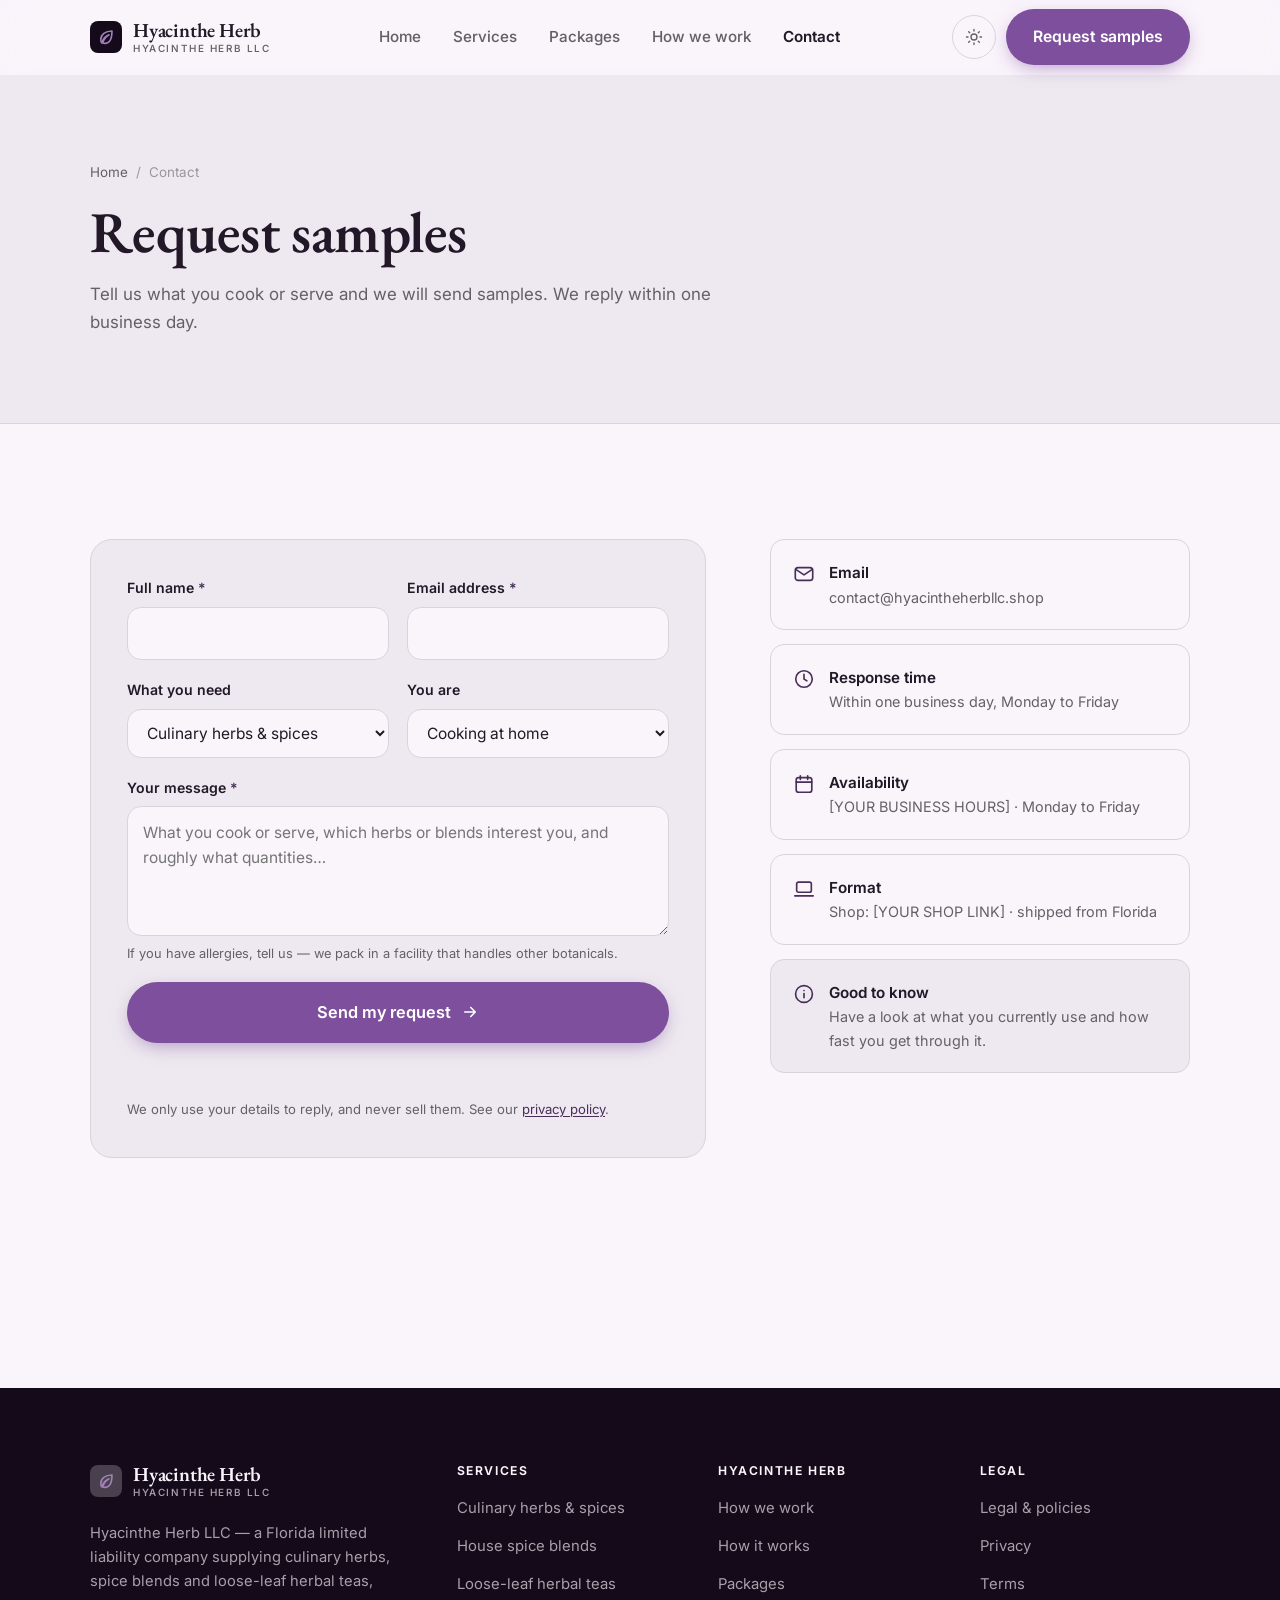
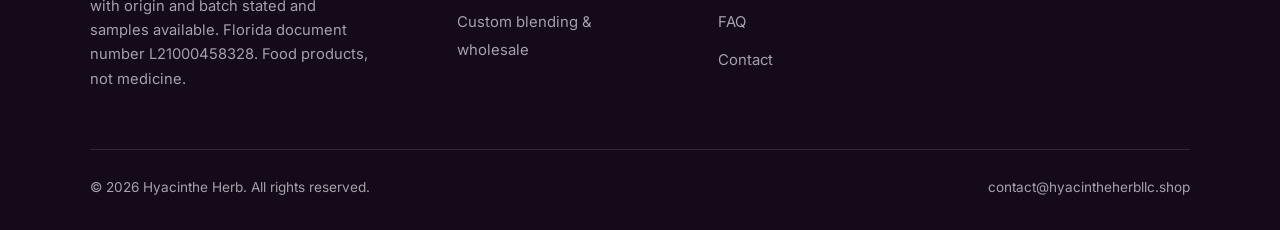
<file: contact.html>
<!DOCTYPE html>
<html lang="en" class="no-js">
<head>
<meta charset="utf-8">
<meta name="viewport" content="width=device-width, initial-scale=1">
<title>Contact — Hyacinthe Herb</title>
<meta name="description" content="Contact Hyacinthe Herb LLC. We reply within one business day.">
<link rel="canonical" href="https://hyacintheherbllc.shop/contact.html">

<meta property="og:type" content="website">
<meta property="og:url" content="https://hyacintheherbllc.shop/contact.html">
<meta property="og:site_name" content="Hyacinthe Herb">
<meta property="og:locale" content="en_US">
<meta property="og:title" content="Contact — Hyacinthe Herb">
<meta property="og:description" content="Contact Hyacinthe Herb LLC. We reply within one business day.">
<meta name="theme-color" content="#140a19">

<link rel="icon" href="assets/img/favicon.svg" type="image/svg+xml">
<link rel="preconnect" href="https://fonts.googleapis.com">
<link rel="preconnect" href="https://fonts.gstatic.com" crossorigin>
<link rel="stylesheet" href="https://fonts.googleapis.com/css2?family=EB+Garamond:wght@400;600;700&family=Inter:wght@400..700&display=swap">
<link rel="stylesheet" href="assets/css/style.css">

<!-- Thème appliqué avant le premier rendu (évite le flash) -->
<script>
document.documentElement.classList.remove('no-js');
(function(){try{var t=localStorage.getItem('site-theme');if(t){document.documentElement.setAttribute('data-theme',t);}}catch(e){}})();
</script>
</head>

<body>
<a class="skip-link" href="#main">Skip to main content</a>

<header class="site-header">
  <nav class="wrap nav" aria-label="Main navigation">
    <a class="brand" href="index.html">
      <svg class="brand__mark" viewBox="0 0 64 64" aria-hidden="true">
        <rect class="bm-bg" width="64" height="64" rx="16"/>
        <g class="bm-ic" transform="translate(14 14) scale(1.5)" fill="none" stroke-width="2.1" stroke-linecap="round" stroke-linejoin="round"><path d="M20 4c-9 0-15 4.5-15 11.5 0 2 .6 3.4 1.5 4.5C8 14 12 10.5 16 9c-4 2.5-7 6-8.5 11 1 .4 2 .5 3 .5C17 20.5 20 14 20 4z"/></g>
      </svg>
      <span>Hyacinthe Herb<span class="brand__sub">Hyacinthe Herb LLC</span></span>
    </a>

    <ul class="nav__links" id="nav-links">
      <li><a href="index.html">Home</a></li>
      <li><a href="programs.html">Services</a></li>
      <li><a href="index.html#pricing">Packages</a></li>
      <li><a href="about.html">How we work</a></li>
      <li><a href="contact.html" aria-current="page">Contact</a></li>
      <li><a class="btn btn--primary" href="contact.html">Request samples</a></li>
    </ul>

    <div class="nav__cta">
      <button class="theme-toggle" type="button" aria-label="Switch to dark theme">
        <svg class="icon-sun" viewBox="0 0 24 24" fill="none" stroke="currentColor" stroke-width="1.8" stroke-linecap="round" aria-hidden="true"><circle cx="12" cy="12" r="4"/><path d="M12 2v2m0 16v2M2 12h2m16 0h2M4.9 4.9l1.4 1.4m11.4 11.4 1.4 1.4M19.1 4.9l-1.4 1.4M6.3 17.7l-1.4 1.4"/></svg>
        <svg class="icon-moon" viewBox="0 0 24 24" fill="none" stroke="currentColor" stroke-width="1.8" stroke-linecap="round" stroke-linejoin="round" aria-hidden="true"><path d="M21 12.8A9 9 0 1 1 11.2 3a7 7 0 0 0 9.8 9.8z"/></svg>
      </button>
      <a class="btn btn--primary" href="contact.html">Request samples</a>
      <button class="nav__toggle" type="button" aria-expanded="false" aria-controls="nav-links" aria-label="Open menu">
        <svg class="icon-open" viewBox="0 0 24 24" fill="none" stroke="currentColor" stroke-width="2" stroke-linecap="round" aria-hidden="true"><path d="M3 6h18M3 12h18M3 18h18"/></svg>
        <svg class="icon-close" viewBox="0 0 24 24" fill="none" stroke="currentColor" stroke-width="2" stroke-linecap="round" aria-hidden="true"><path d="M6 6l12 12M18 6L6 18"/></svg>
      </button>
    </div>
  </nav>
</header>

<main id="main">

<section class="page-head">
  <div class="wrap">
    <nav class="breadcrumb" aria-label="Breadcrumb">
      <a href="index.html">Home</a><span>/</span><span aria-current="page">Contact</span>
    </nav>
    <h1>Request samples</h1>
    <p>Tell us what you cook or serve and we will send samples. We reply within one business day.</p>
  </div>
</section>

<section class="section wrap">
  <div class="form-layout">

    <!--
      FORM: the action attribute holds a placeholder id. Create a free form at
      https://formspree.io and replace VOTRE_ID_FORMSPREE. Until then, the button
      opens the visitor's email app with a pre-filled message to contact@hyacintheherbllc.shop.
    -->
    <form class="form" id="contact-form" action="https://formspree.io/f/VOTRE_ID_FORMSPREE" method="POST"
          data-email="contact@hyacintheherbllc.shop" data-subject="Sample request"
          data-msg-mail="Your email app will open with the message ready to send." data-msg-sending="Sending…"
          data-msg-ok="Thanks! Your message is on its way. We reply within one business day." data-msg-err="Sending failed. Please email us directly at">
      <div class="form__row">
        <div class="field">
          <label for="nom">Full name <span class="req" aria-hidden="true">*</span></label>
          <input type="text" id="nom" name="nom" autocomplete="name" required>
        </div>
        <div class="field">
          <label for="email">Email address <span class="req" aria-hidden="true">*</span></label>
          <input type="email" id="email" name="email" autocomplete="email" required>
        </div>
      </div>

      <div class="form__row">
        <div class="field">
          <label for="programme">What you need</label>
          <select id="programme" name="programme">
            <option>Culinary herbs &amp; spices</option>
            <option>House spice blends</option>
            <option>Loose-leaf herbal teas</option>
            <option>Custom blending &amp; wholesale</option>
            <option>Not sure yet</option>
          </select>
        </div>
        <div class="field">
          <label for="niveau">You are</label>
          <select id="niveau" name="niveau">
            <option>Cooking at home</option>
            <option>A café or restaurant</option>
            <option>A small food producer</option>
            <option>Just browsing</option>
          </select>
        </div>
      </div>

      <div class="field">
        <label for="message">Your message <span class="req" aria-hidden="true">*</span></label>
        <textarea id="message" name="message" required placeholder="What you cook or serve, which herbs or blends interest you, and roughly what quantities…"></textarea>
        <span class="field__hint">If you have allergies, tell us — we pack in a facility that handles other botanicals.</span>
      </div>

      <!-- Bot trap: hidden from humans -->
      <div class="visually-hidden" aria-hidden="true">
        <label for="site-web">Leave this field empty</label>
        <input type="text" id="site-web" name="_gotcha" tabindex="-1" autocomplete="off">
      </div>

      <button class="btn btn--primary btn--lg" type="submit">Send my request <svg viewBox="0 0 24 24" fill="none" stroke="currentColor" stroke-width="2.2" stroke-linecap="round" stroke-linejoin="round" aria-hidden="true"><path d="M5 12h14M13 6l6 6-6 6"/></svg></button>

      <p id="form-status" class="form__status" role="status" aria-live="polite"></p>

      <p class="form__note">
        We only use your details to reply, and never sell them. See our <a href="legal.html#privacy">privacy policy</a>.
      </p>
    </form>

    <aside class="contact-aside">
      <div class="contact-card">
        <svg viewBox="0 0 24 24" fill="none" stroke="currentColor" stroke-width="1.8" stroke-linecap="round" stroke-linejoin="round" aria-hidden="true"><rect x="2.5" y="5" width="19" height="14" rx="3"/><path d="M3 7l9 6 9-6"/></svg>
        <div><b>Email</b><a href="mailto:contact@hyacintheherbllc.shop">contact@hyacintheherbllc.shop</a></div>
      </div>
      <div class="contact-card">
        <svg viewBox="0 0 24 24" fill="none" stroke="currentColor" stroke-width="1.8" stroke-linecap="round" stroke-linejoin="round" aria-hidden="true"><circle cx="12" cy="12" r="9"/><path d="M12 7v5l3.2 2"/></svg>
        <div><b>Response time</b><span>Within one business day, Monday to Friday</span></div>
      </div>
      <div class="contact-card">
        <svg viewBox="0 0 24 24" fill="none" stroke="currentColor" stroke-width="1.8" stroke-linecap="round" stroke-linejoin="round" aria-hidden="true"><rect x="3.5" y="5" width="17" height="16" rx="2.5"/><path d="M8 3v4M16 3v4M3.5 10h17"/></svg>
        <div><b>Availability</b><span>[YOUR BUSINESS HOURS] · Monday to Friday</span></div>
      </div>
      <div class="contact-card">
        <svg viewBox="0 0 24 24" fill="none" stroke="currentColor" stroke-width="1.8" stroke-linecap="round" stroke-linejoin="round" aria-hidden="true"><rect x="4" y="4.5" width="16" height="11" rx="2"/><path d="M2 19.5h20"/></svg>
        <div><b>Format</b><span>Shop: [YOUR SHOP LINK] · shipped from Florida</span></div>
      </div>
      <div class="contact-card contact-card--soft">
        <svg viewBox="0 0 24 24" fill="none" stroke="currentColor" stroke-width="1.8" stroke-linecap="round" stroke-linejoin="round" aria-hidden="true"><circle cx="12" cy="12" r="9.2"/><path d="M12 16v-4.5M12 8.2v.1"/></svg>
        <div><b>Good to know</b><span>Have a look at what you currently use and how fast you get through it.</span></div>
      </div>
    </aside>

  </div>
</section>

</main>

<footer class="site-footer">
  <div class="wrap">
    <div class="footer__grid">
      <div class="footer__brand">
        <a class="brand" href="index.html">
          <svg class="brand__mark" viewBox="0 0 64 64" aria-hidden="true">
        <rect class="bm-bg" width="64" height="64" rx="16"/>
        <g class="bm-ic" transform="translate(14 14) scale(1.5)" fill="none" stroke-width="2.1" stroke-linecap="round" stroke-linejoin="round"><path d="M20 4c-9 0-15 4.5-15 11.5 0 2 .6 3.4 1.5 4.5C8 14 12 10.5 16 9c-4 2.5-7 6-8.5 11 1 .4 2 .5 3 .5C17 20.5 20 14 20 4z"/></g>
      </svg>
          <span>Hyacinthe Herb<span class="brand__sub">Hyacinthe Herb LLC</span></span>
        </a>
        <p>Hyacinthe Herb LLC — a Florida limited liability company supplying culinary herbs, spice blends and loose-leaf herbal teas, with origin and batch stated and samples available. Florida document number L21000458328. Food products, not medicine.</p>
      </div>

      <div class="footer__col">
        <h4>Services</h4>
        <ul>
          <li><a href="programs.html#herbs">Culinary herbs &amp; spices</a></li>
          <li><a href="programs.html#blends">House spice blends</a></li>
          <li><a href="programs.html#tea">Loose-leaf herbal teas</a></li>
          <li><a href="programs.html#wholesale">Custom blending &amp; wholesale</a></li>
        </ul>
      </div>

      <div class="footer__col">
        <h4>Hyacinthe Herb</h4>
        <ul>
          <li><a href="about.html">How we work</a></li>
          <li><a href="index.html#how-it-works">How it works</a></li>
          <li><a href="index.html#pricing">Packages</a></li>
          <li><a href="index.html#faq">FAQ</a></li>
          <li><a href="contact.html">Contact</a></li>
        </ul>
      </div>

      <div class="footer__col">
        <h4>Legal</h4>
        <ul>
          <li><a href="legal.html">Legal &amp; policies</a></li>
          <li><a href="legal.html#privacy">Privacy</a></li>
          <li><a href="legal.html#terms">Terms</a></li>
        </ul>
      </div>
    </div>

    <div class="footer__bottom">
      <p>© <span data-year>2026</span> Hyacinthe Herb. All rights reserved.</p>
      <p><a href="mailto:contact@hyacintheherbllc.shop">contact@hyacintheherbllc.shop</a></p>
    </div>
  </div>
</footer>

<script src="assets/js/main.js" defer></script>
</body>
</html>
</file>
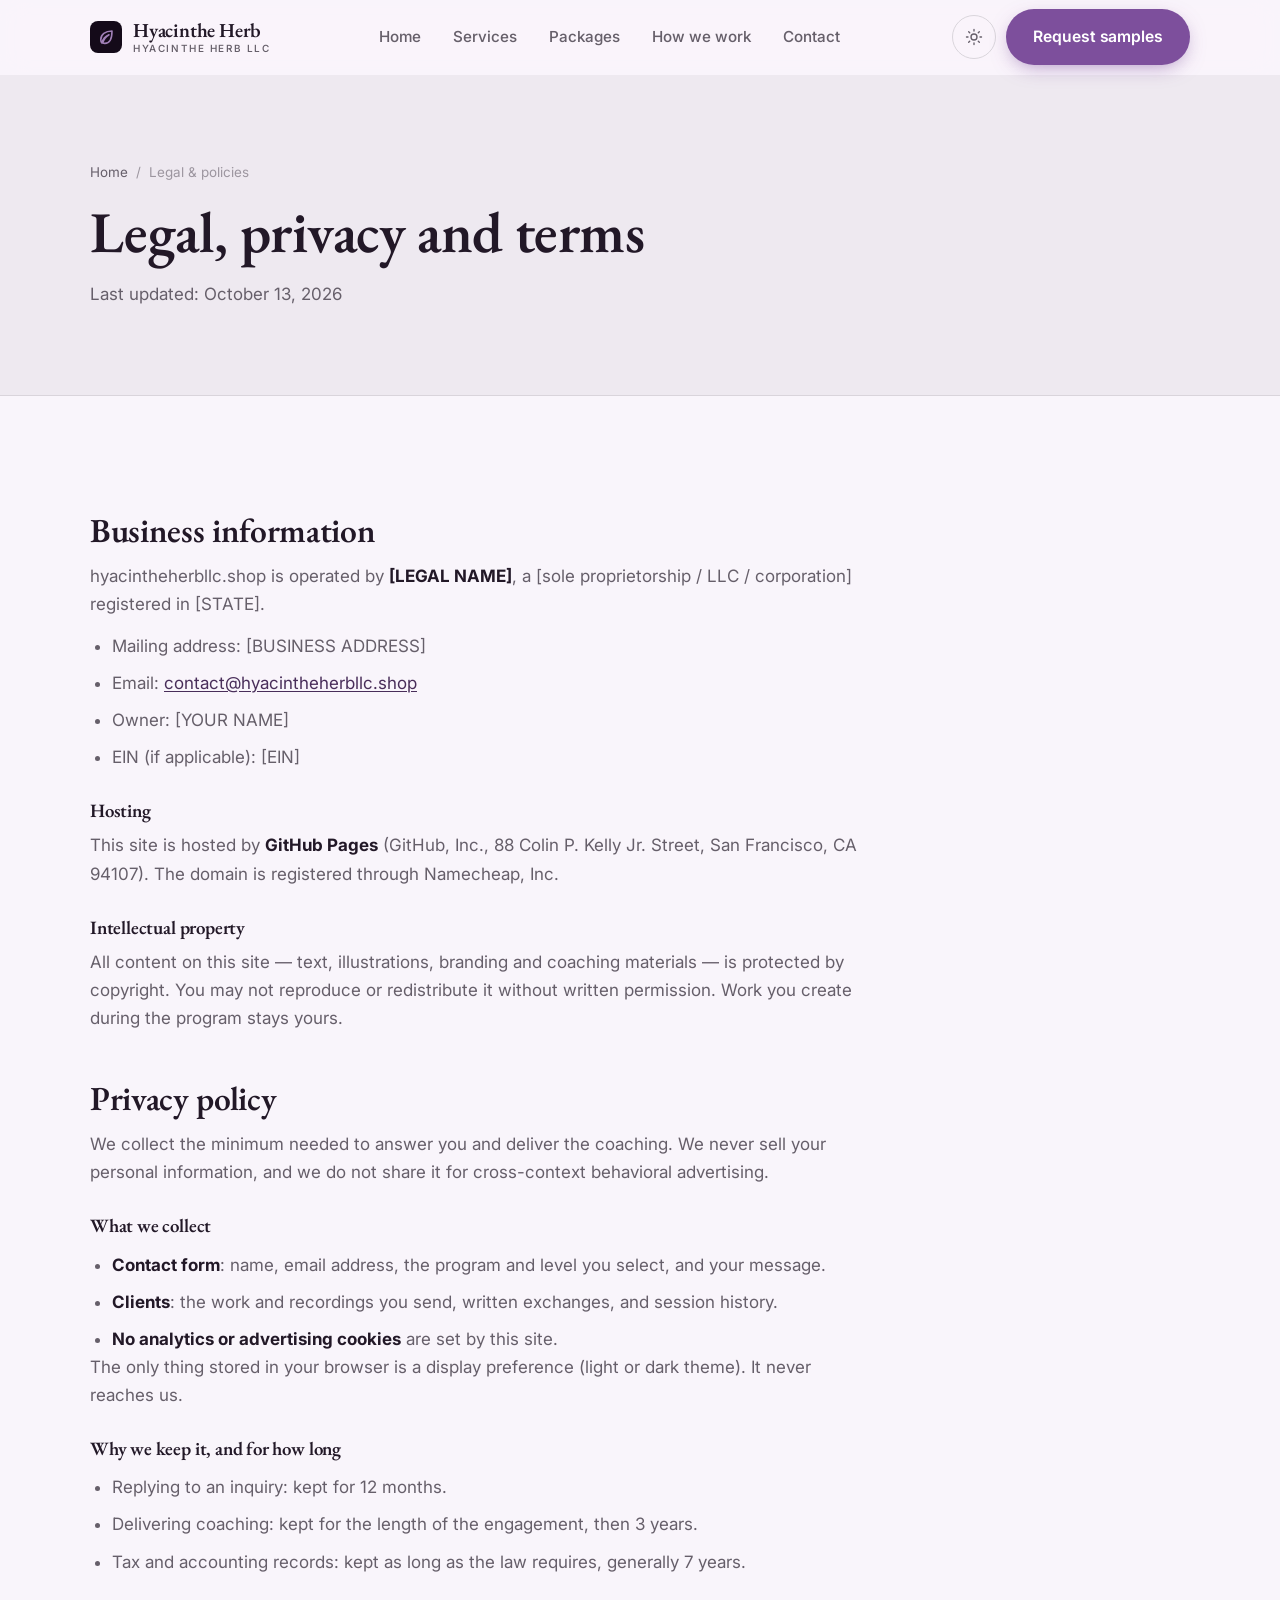
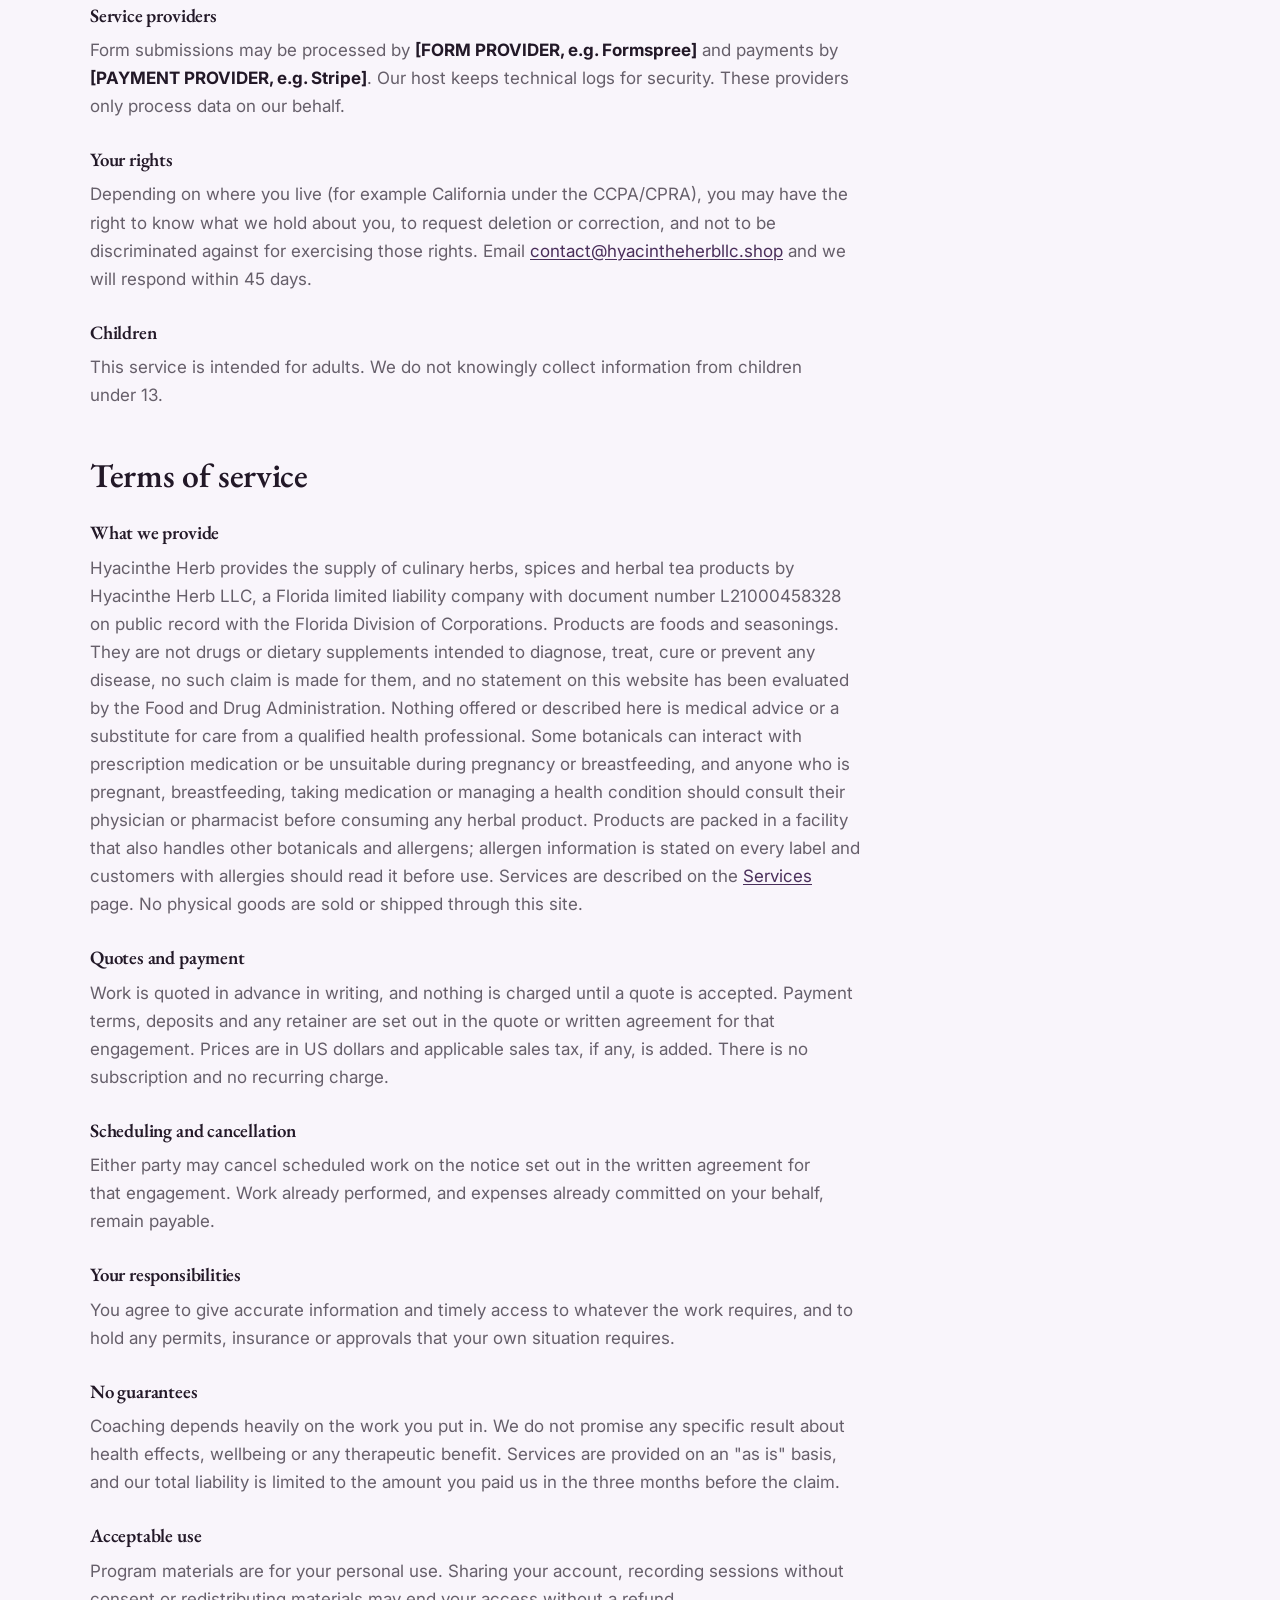
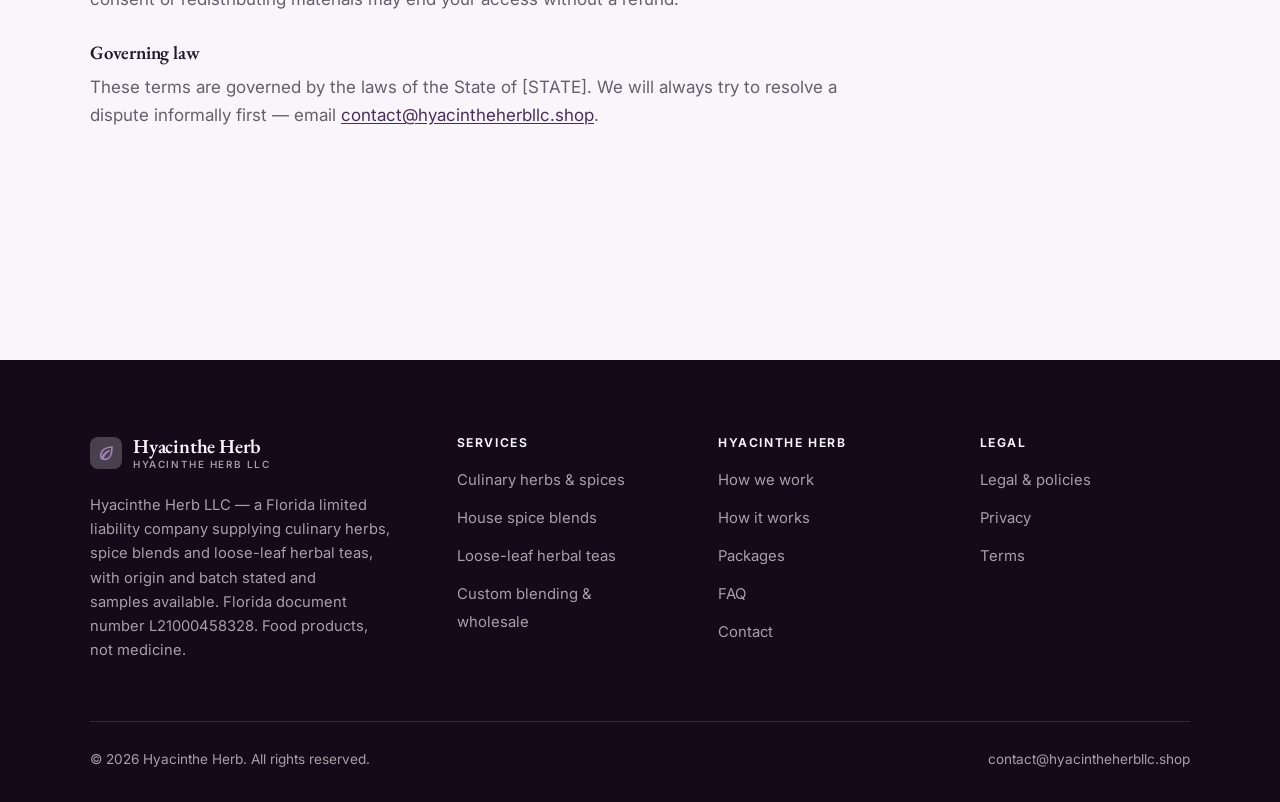
<file: legal.html>
<!DOCTYPE html>
<html lang="en" class="no-js">
<head>
<meta charset="utf-8">
<meta name="viewport" content="width=device-width, initial-scale=1">
<title>Legal, privacy and terms — Hyacinthe Herb</title>
<meta name="description" content="Business information, privacy policy and terms of service for Hyacinthe Herb.">
<meta name="robots" content="noindex">

<meta property="og:type" content="website">
<meta property="og:url" content="https://hyacintheherbllc.shop/legal.html">
<meta property="og:site_name" content="Hyacinthe Herb">
<meta property="og:locale" content="en_US">
<meta property="og:title" content="Legal, privacy and terms — Hyacinthe Herb">
<meta property="og:description" content="Business information, privacy policy and terms of service for Hyacinthe Herb.">
<meta name="theme-color" content="#140a19">

<link rel="icon" href="assets/img/favicon.svg" type="image/svg+xml">
<link rel="preconnect" href="https://fonts.googleapis.com">
<link rel="preconnect" href="https://fonts.gstatic.com" crossorigin>
<link rel="stylesheet" href="https://fonts.googleapis.com/css2?family=EB+Garamond:wght@400;600;700&family=Inter:wght@400..700&display=swap">
<link rel="stylesheet" href="assets/css/style.css">

<!-- Thème appliqué avant le premier rendu (évite le flash) -->
<script>
document.documentElement.classList.remove('no-js');
(function(){try{var t=localStorage.getItem('site-theme');if(t){document.documentElement.setAttribute('data-theme',t);}}catch(e){}})();
</script>
</head>

<body>
<a class="skip-link" href="#main">Skip to main content</a>

<header class="site-header">
  <nav class="wrap nav" aria-label="Main navigation">
    <a class="brand" href="index.html">
      <svg class="brand__mark" viewBox="0 0 64 64" aria-hidden="true">
        <rect class="bm-bg" width="64" height="64" rx="16"/>
        <g class="bm-ic" transform="translate(14 14) scale(1.5)" fill="none" stroke-width="2.1" stroke-linecap="round" stroke-linejoin="round"><path d="M20 4c-9 0-15 4.5-15 11.5 0 2 .6 3.4 1.5 4.5C8 14 12 10.5 16 9c-4 2.5-7 6-8.5 11 1 .4 2 .5 3 .5C17 20.5 20 14 20 4z"/></g>
      </svg>
      <span>Hyacinthe Herb<span class="brand__sub">Hyacinthe Herb LLC</span></span>
    </a>

    <ul class="nav__links" id="nav-links">
      <li><a href="index.html">Home</a></li>
      <li><a href="programs.html">Services</a></li>
      <li><a href="index.html#pricing">Packages</a></li>
      <li><a href="about.html">How we work</a></li>
      <li><a href="contact.html">Contact</a></li>
      <li><a class="btn btn--primary" href="contact.html">Request samples</a></li>
    </ul>

    <div class="nav__cta">
      <button class="theme-toggle" type="button" aria-label="Switch to dark theme">
        <svg class="icon-sun" viewBox="0 0 24 24" fill="none" stroke="currentColor" stroke-width="1.8" stroke-linecap="round" aria-hidden="true"><circle cx="12" cy="12" r="4"/><path d="M12 2v2m0 16v2M2 12h2m16 0h2M4.9 4.9l1.4 1.4m11.4 11.4 1.4 1.4M19.1 4.9l-1.4 1.4M6.3 17.7l-1.4 1.4"/></svg>
        <svg class="icon-moon" viewBox="0 0 24 24" fill="none" stroke="currentColor" stroke-width="1.8" stroke-linecap="round" stroke-linejoin="round" aria-hidden="true"><path d="M21 12.8A9 9 0 1 1 11.2 3a7 7 0 0 0 9.8 9.8z"/></svg>
      </button>
      <a class="btn btn--primary" href="contact.html">Request samples</a>
      <button class="nav__toggle" type="button" aria-expanded="false" aria-controls="nav-links" aria-label="Open menu">
        <svg class="icon-open" viewBox="0 0 24 24" fill="none" stroke="currentColor" stroke-width="2" stroke-linecap="round" aria-hidden="true"><path d="M3 6h18M3 12h18M3 18h18"/></svg>
        <svg class="icon-close" viewBox="0 0 24 24" fill="none" stroke="currentColor" stroke-width="2" stroke-linecap="round" aria-hidden="true"><path d="M6 6l12 12M18 6L6 18"/></svg>
      </button>
    </div>
  </nav>
</header>

<main id="main">

<section class="page-head">
  <div class="wrap">
    <nav class="breadcrumb" aria-label="Breadcrumb">
      <a href="index.html">Home</a><span>/</span><span aria-current="page">Legal &amp; policies</span>
    </nav>
    <h1>Legal, privacy and terms</h1>
    <p>Last updated: <time datetime="2026-10-13">October 13, 2026</time></p>
  </div>
</section>

<section class="section wrap">
  <div class="prose">

    <!--
      TO DO: this is a skeleton, not legal advice. Replace every [BRACKET] with
      your real details before selling, and have a lawyer review it if you can.
      Consumer protection rules differ by state.
    -->

    <h2 id="business">Business information</h2>
    <p>
      hyacintheherbllc.shop is operated by <strong>[LEGAL NAME]</strong>, a [sole proprietorship / LLC / corporation]
      registered in [STATE].
    </p>
    <ul>
      <li>Mailing address: [BUSINESS ADDRESS]</li>
      <li>Email: <a href="mailto:contact@hyacintheherbllc.shop">contact@hyacintheherbllc.shop</a></li>
      <li>Owner: [YOUR NAME]</li>
      <li>EIN (if applicable): [EIN]</li>
    </ul>

    <h3>Hosting</h3>
    <p>
      This site is hosted by <strong>GitHub Pages</strong> (GitHub, Inc., 88 Colin P. Kelly Jr. Street,
      San Francisco, CA 94107). The domain is registered through Namecheap, Inc.
    </p>

    <h3>Intellectual property</h3>
    <p>
      All content on this site — text, illustrations, branding and coaching materials — is protected by
      copyright. You may not reproduce or redistribute it without written permission. Work you create during
      the program stays yours.
    </p>

    <h2 id="privacy">Privacy policy</h2>
    <p>
      We collect the minimum needed to answer you and deliver the coaching. We never sell your personal
      information, and we do not share it for cross-context behavioral advertising.
    </p>
    <h3>What we collect</h3>
    <ul>
      <li><strong>Contact form</strong>: name, email address, the program and level you select, and your message.</li>
      <li><strong>Clients</strong>: the work and recordings you send, written exchanges, and session history.</li>
      <li><strong>No analytics or advertising cookies</strong> are set by this site.</li>
    </ul>
    <p>
      The only thing stored in your browser is a display preference (light or dark theme). It never reaches us.
    </p>
    <h3>Why we keep it, and for how long</h3>
    <ul>
      <li>Replying to an inquiry: kept for 12 months.</li>
      <li>Delivering coaching: kept for the length of the engagement, then 3 years.</li>
      <li>Tax and accounting records: kept as long as the law requires, generally 7 years.</li>
    </ul>
    <h3>Service providers</h3>
    <p>
      Form submissions may be processed by <strong>[FORM PROVIDER, e.g. Formspree]</strong> and payments by
      <strong>[PAYMENT PROVIDER, e.g. Stripe]</strong>. Our host keeps technical logs for security. These
      providers only process data on our behalf.
    </p>
    <h3>Your rights</h3>
    <p>
      Depending on where you live (for example California under the CCPA/CPRA), you may have the right to
      know what we hold about you, to request deletion or correction, and not to be discriminated against for
      exercising those rights. Email <a href="mailto:contact@hyacintheherbllc.shop">contact@hyacintheherbllc.shop</a> and we will respond within 45 days.
    </p>
    <h3>Children</h3>
    <p>
      This service is intended for adults. We do not knowingly collect information from children under 13.
    </p>

    <h2 id="terms">Terms of service</h2>
    <h3>What we provide</h3>
    <p>
      Hyacinthe Herb provides the supply of culinary herbs, spices and herbal tea products by Hyacinthe Herb LLC, a Florida limited liability company with document number L21000458328 on public record with the Florida Division of Corporations. Products are foods and seasonings. They are not drugs or dietary supplements intended to diagnose, treat, cure or prevent any disease, no such claim is made for them, and no statement on this website has been evaluated by the Food and Drug Administration. Nothing offered or described here is medical advice or a substitute for care from a qualified health professional. Some botanicals can interact with prescription medication or be unsuitable during pregnancy or breastfeeding, and anyone who is pregnant, breastfeeding, taking medication or managing a health condition should consult their physician or pharmacist before consuming any herbal product. Products are packed in a facility that also handles other botanicals and allergens; allergen information is stated on every label and customers with allergies should read it before use. Services are described on the
      <a href="programs.html">Services</a> page. No physical goods are sold or shipped through this site.
    </p>
    <h3>Quotes and payment</h3>
    <p>
      Work is quoted in advance in writing, and nothing is charged until a quote is accepted. Payment terms,
      deposits and any retainer are set out in the quote or written agreement for that engagement. Prices are in
      US dollars and applicable sales tax, if any, is added. There is no subscription and no recurring charge.
    </p>
    <h3>Scheduling and cancellation</h3>
    <p>
      Either party may cancel scheduled work on the notice set out in the written agreement for that engagement.
      Work already performed, and expenses already committed on your behalf, remain payable.
    </p>
    <h3>Your responsibilities</h3>
    <p>
      You agree to give accurate information and timely access to whatever the work requires, and to hold any
      permits, insurance or approvals that your own situation requires.
    </p>

    <h3>No guarantees</h3>
    <p>
      Coaching depends heavily on the work you put in. We do not promise any specific result
      about health effects, wellbeing or any therapeutic benefit. Services are provided on an "as is" basis, and our total
      liability is limited to the amount you paid us in the three months before the claim.
    </p>
    <h3>Acceptable use</h3>
    <p>
      Program materials are for your personal use. Sharing your account, recording sessions without consent
      or redistributing materials may end your access without a refund.
    </p>
    <h3>Governing law</h3>
    <p>
      These terms are governed by the laws of the State of [STATE]. We will always try to resolve a dispute
      informally first — email <a href="mailto:contact@hyacintheherbllc.shop">contact@hyacintheherbllc.shop</a>.
    </p>

  </div>
</section>

</main>

<footer class="site-footer">
  <div class="wrap">
    <div class="footer__grid">
      <div class="footer__brand">
        <a class="brand" href="index.html">
          <svg class="brand__mark" viewBox="0 0 64 64" aria-hidden="true">
        <rect class="bm-bg" width="64" height="64" rx="16"/>
        <g class="bm-ic" transform="translate(14 14) scale(1.5)" fill="none" stroke-width="2.1" stroke-linecap="round" stroke-linejoin="round"><path d="M20 4c-9 0-15 4.5-15 11.5 0 2 .6 3.4 1.5 4.5C8 14 12 10.5 16 9c-4 2.5-7 6-8.5 11 1 .4 2 .5 3 .5C17 20.5 20 14 20 4z"/></g>
      </svg>
          <span>Hyacinthe Herb<span class="brand__sub">Hyacinthe Herb LLC</span></span>
        </a>
        <p>Hyacinthe Herb LLC — a Florida limited liability company supplying culinary herbs, spice blends and loose-leaf herbal teas, with origin and batch stated and samples available. Florida document number L21000458328. Food products, not medicine.</p>
      </div>

      <div class="footer__col">
        <h4>Services</h4>
        <ul>
          <li><a href="programs.html#herbs">Culinary herbs &amp; spices</a></li>
          <li><a href="programs.html#blends">House spice blends</a></li>
          <li><a href="programs.html#tea">Loose-leaf herbal teas</a></li>
          <li><a href="programs.html#wholesale">Custom blending &amp; wholesale</a></li>
        </ul>
      </div>

      <div class="footer__col">
        <h4>Hyacinthe Herb</h4>
        <ul>
          <li><a href="about.html">How we work</a></li>
          <li><a href="index.html#how-it-works">How it works</a></li>
          <li><a href="index.html#pricing">Packages</a></li>
          <li><a href="index.html#faq">FAQ</a></li>
          <li><a href="contact.html">Contact</a></li>
        </ul>
      </div>

      <div class="footer__col">
        <h4>Legal</h4>
        <ul>
          <li><a href="legal.html">Legal &amp; policies</a></li>
          <li><a href="legal.html#privacy">Privacy</a></li>
          <li><a href="legal.html#terms">Terms</a></li>
        </ul>
      </div>
    </div>

    <div class="footer__bottom">
      <p>© <span data-year>2026</span> Hyacinthe Herb. All rights reserved.</p>
      <p><a href="mailto:contact@hyacintheherbllc.shop">contact@hyacintheherbllc.shop</a></p>
    </div>
  </div>
</footer>

<script src="assets/js/main.js" defer></script>
</body>
</html>
</file>
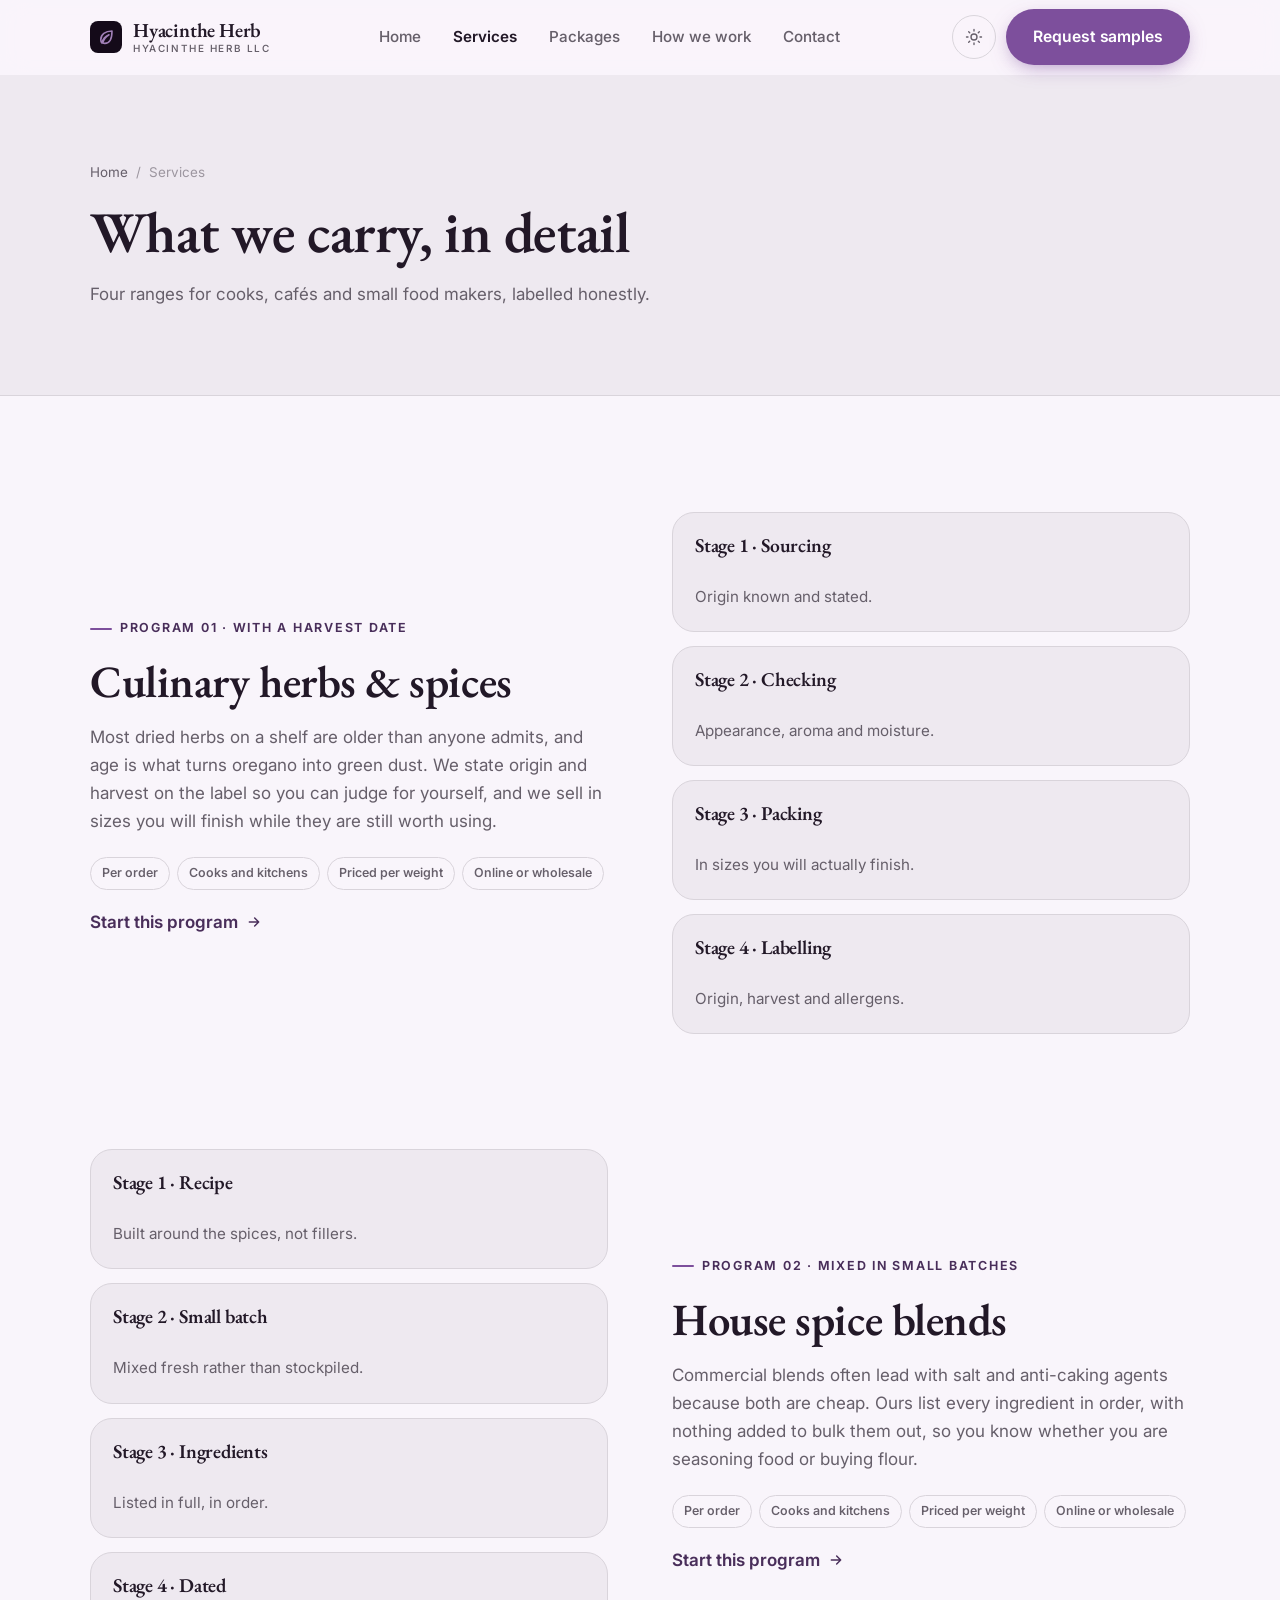
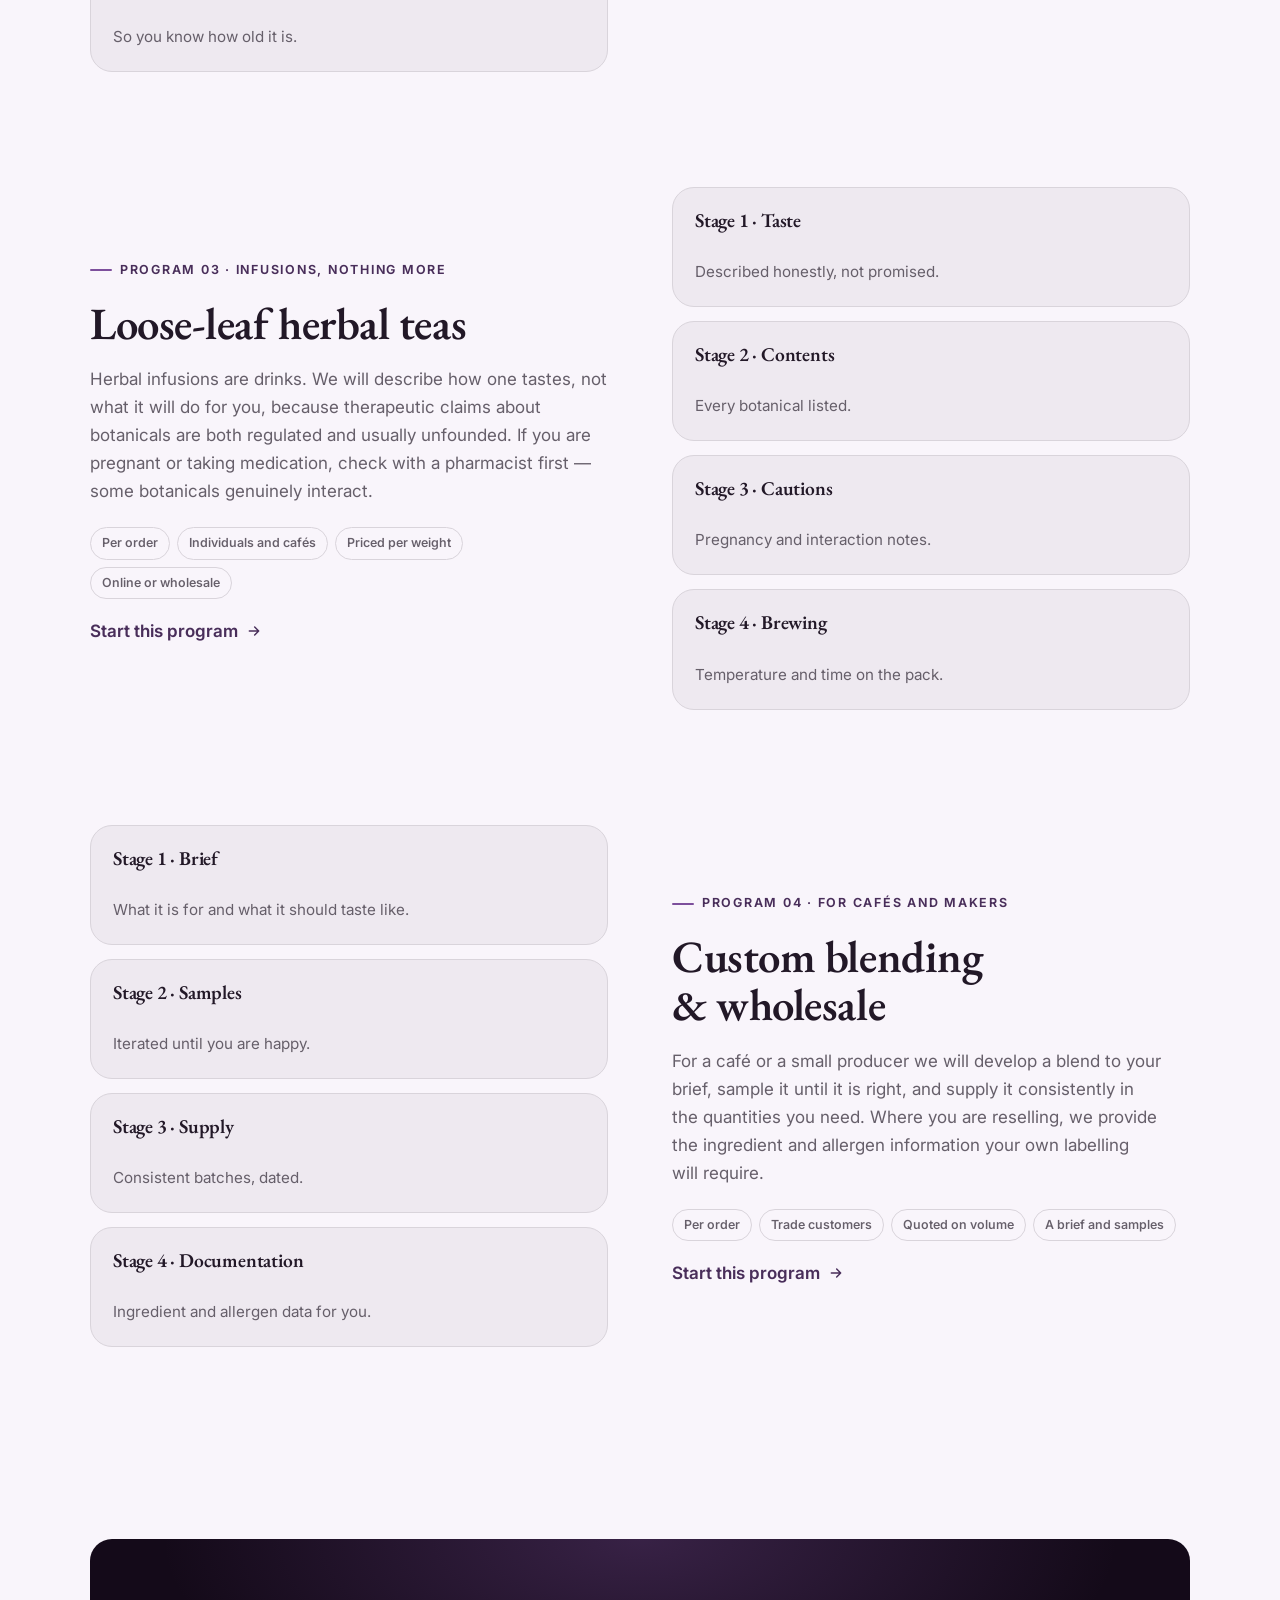
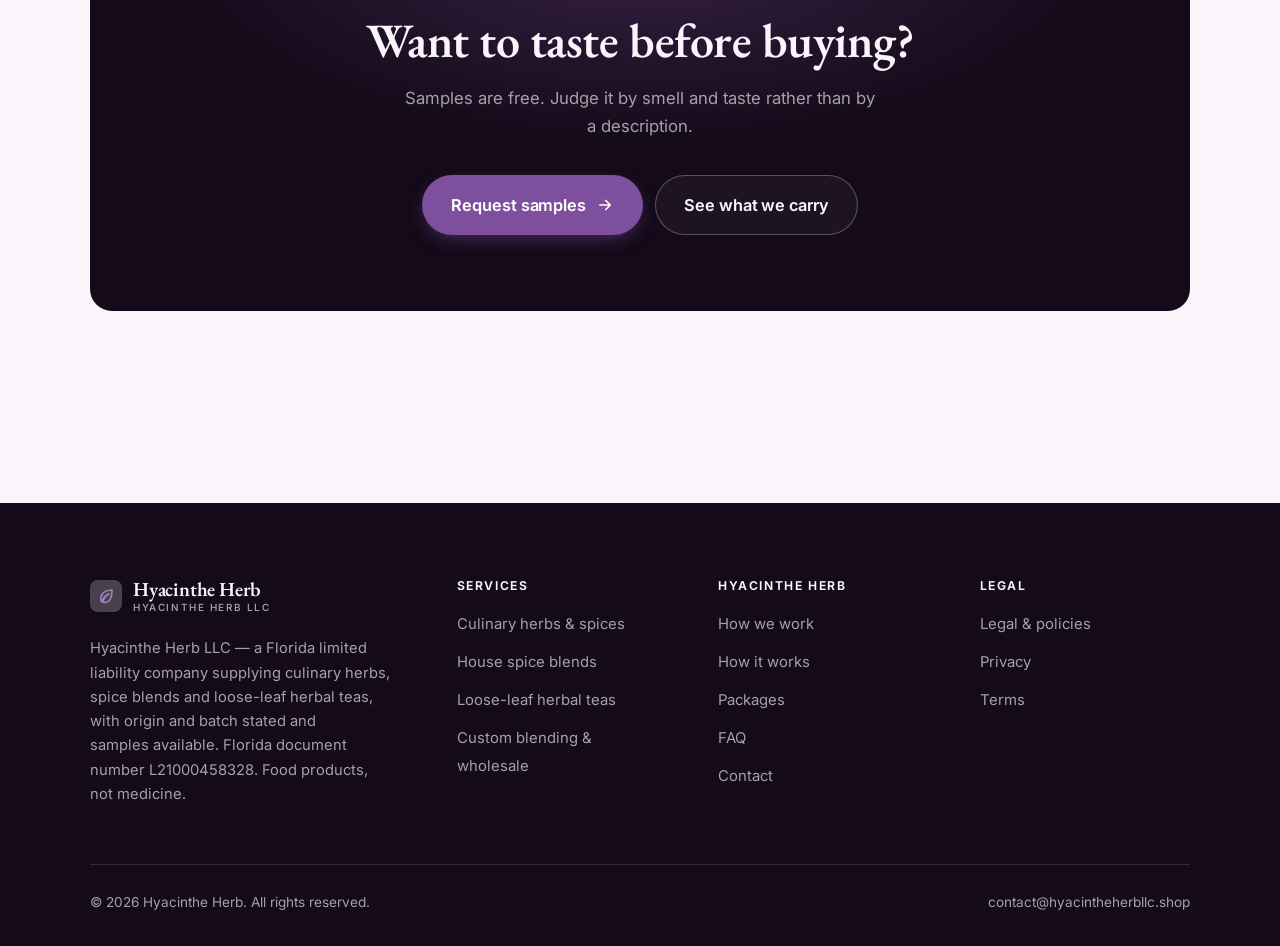
<file: programs.html>
<!DOCTYPE html>
<html lang="en" class="no-js">
<head>
<meta charset="utf-8">
<meta name="viewport" content="width=device-width, initial-scale=1">
<title>Services — Hyacinthe Herb</title>
<meta name="description" content="What Hyacinthe Herb LLC supplies: culinary herbs and spices, house spice blends, loose-leaf herbal teas, and custom blending and wholesale.">
<link rel="canonical" href="https://hyacintheherbllc.shop/programs.html">

<meta property="og:type" content="website">
<meta property="og:url" content="https://hyacintheherbllc.shop/programs.html">
<meta property="og:site_name" content="Hyacinthe Herb">
<meta property="og:locale" content="en_US">
<meta property="og:title" content="Services — Hyacinthe Herb">
<meta property="og:description" content="What Hyacinthe Herb LLC supplies: culinary herbs and spices, house spice blends, loose-leaf herbal teas, and custom blending and wholesale.">
<meta name="theme-color" content="#140a19">

<link rel="icon" href="assets/img/favicon.svg" type="image/svg+xml">
<link rel="preconnect" href="https://fonts.googleapis.com">
<link rel="preconnect" href="https://fonts.gstatic.com" crossorigin>
<link rel="stylesheet" href="https://fonts.googleapis.com/css2?family=EB+Garamond:wght@400;600;700&family=Inter:wght@400..700&display=swap">
<link rel="stylesheet" href="assets/css/style.css">

<!-- Thème appliqué avant le premier rendu (évite le flash) -->
<script>
document.documentElement.classList.remove('no-js');
(function(){try{var t=localStorage.getItem('site-theme');if(t){document.documentElement.setAttribute('data-theme',t);}}catch(e){}})();
</script>
</head>

<body>
<a class="skip-link" href="#main">Skip to main content</a>

<header class="site-header">
  <nav class="wrap nav" aria-label="Main navigation">
    <a class="brand" href="index.html">
      <svg class="brand__mark" viewBox="0 0 64 64" aria-hidden="true">
        <rect class="bm-bg" width="64" height="64" rx="16"/>
        <g class="bm-ic" transform="translate(14 14) scale(1.5)" fill="none" stroke-width="2.1" stroke-linecap="round" stroke-linejoin="round"><path d="M20 4c-9 0-15 4.5-15 11.5 0 2 .6 3.4 1.5 4.5C8 14 12 10.5 16 9c-4 2.5-7 6-8.5 11 1 .4 2 .5 3 .5C17 20.5 20 14 20 4z"/></g>
      </svg>
      <span>Hyacinthe Herb<span class="brand__sub">Hyacinthe Herb LLC</span></span>
    </a>

    <ul class="nav__links" id="nav-links">
      <li><a href="index.html">Home</a></li>
      <li><a href="programs.html" aria-current="page">Services</a></li>
      <li><a href="index.html#pricing">Packages</a></li>
      <li><a href="about.html">How we work</a></li>
      <li><a href="contact.html">Contact</a></li>
      <li><a class="btn btn--primary" href="contact.html">Request samples</a></li>
    </ul>

    <div class="nav__cta">
      <button class="theme-toggle" type="button" aria-label="Switch to dark theme">
        <svg class="icon-sun" viewBox="0 0 24 24" fill="none" stroke="currentColor" stroke-width="1.8" stroke-linecap="round" aria-hidden="true"><circle cx="12" cy="12" r="4"/><path d="M12 2v2m0 16v2M2 12h2m16 0h2M4.9 4.9l1.4 1.4m11.4 11.4 1.4 1.4M19.1 4.9l-1.4 1.4M6.3 17.7l-1.4 1.4"/></svg>
        <svg class="icon-moon" viewBox="0 0 24 24" fill="none" stroke="currentColor" stroke-width="1.8" stroke-linecap="round" stroke-linejoin="round" aria-hidden="true"><path d="M21 12.8A9 9 0 1 1 11.2 3a7 7 0 0 0 9.8 9.8z"/></svg>
      </button>
      <a class="btn btn--primary" href="contact.html">Request samples</a>
      <button class="nav__toggle" type="button" aria-expanded="false" aria-controls="nav-links" aria-label="Open menu">
        <svg class="icon-open" viewBox="0 0 24 24" fill="none" stroke="currentColor" stroke-width="2" stroke-linecap="round" aria-hidden="true"><path d="M3 6h18M3 12h18M3 18h18"/></svg>
        <svg class="icon-close" viewBox="0 0 24 24" fill="none" stroke="currentColor" stroke-width="2" stroke-linecap="round" aria-hidden="true"><path d="M6 6l12 12M18 6L6 18"/></svg>
      </button>
    </div>
  </nav>
</header>

<main id="main">

<section class="page-head">
  <div class="wrap">
    <nav class="breadcrumb" aria-label="Breadcrumb">
      <a href="index.html">Home</a><span>/</span><span aria-current="page">Services</span>
    </nav>
    <h1>What we carry, in detail</h1>
    <p>Four ranges for cooks, cafés and small food makers, labelled honestly.</p>
  </div>
</section>

<section class="section wrap" id="herbs">
  <div class="split reveal">
    <div>
      <span class="eyebrow">Program 01 · With a harvest date</span>
      <h2>Culinary herbs &amp; spices</h2>
      <p>Most dried herbs on a shelf are older than anyone admits, and age is what turns oregano into green dust. We state origin and harvest on the label so you can judge for yourself, and we sell in sizes you will finish while they are still worth using.</p>
      <ul class="tags"><li>Per order</li><li>Cooks and kitchens</li><li>Priced per weight</li><li>Online or wholesale</li></ul>
      <p><a class="arrow-link" href="contact.html">Start this program <svg viewBox="0 0 24 24" fill="none" stroke="currentColor" stroke-width="2.2" stroke-linecap="round" stroke-linejoin="round" aria-hidden="true"><path d="M5 12h14M13 6l6 6-6 6"/></svg></a></p>
    </div>
    <div class="grid grid--2 grid--tight">
      <article class="card card--sm">
        <h3>Stage 1 · Sourcing</h3>
        <p>Origin known and stated.</p>
      </article>
      <article class="card card--sm">
        <h3>Stage 2 · Checking</h3>
        <p>Appearance, aroma and moisture.</p>
      </article>
      <article class="card card--sm">
        <h3>Stage 3 · Packing</h3>
        <p>In sizes you will actually finish.</p>
      </article>
      <article class="card card--sm">
        <h3>Stage 4 · Labelling</h3>
        <p>Origin, harvest and allergens.</p>
      </article>
    </div>
  </div>
</section>

<section class="section section--flush wrap" id="blends">
  <div class="split reveal">
    <div class="grid grid--2 grid--tight">
      <article class="card card--sm">
        <h3>Stage 1 · Recipe</h3>
        <p>Built around the spices, not fillers.</p>
      </article>
      <article class="card card--sm">
        <h3>Stage 2 · Small batch</h3>
        <p>Mixed fresh rather than stockpiled.</p>
      </article>
      <article class="card card--sm">
        <h3>Stage 3 · Ingredients</h3>
        <p>Listed in full, in order.</p>
      </article>
      <article class="card card--sm">
        <h3>Stage 4 · Dated</h3>
        <p>So you know how old it is.</p>
      </article>
    </div>
    <div>
      <span class="eyebrow">Program 02 · Mixed in small batches</span>
      <h2>House spice blends</h2>
      <p>Commercial blends often lead with salt and anti-caking agents because both are cheap. Ours list every ingredient in order, with nothing added to bulk them out, so you know whether you are seasoning food or buying flour.</p>
      <ul class="tags"><li>Per order</li><li>Cooks and kitchens</li><li>Priced per weight</li><li>Online or wholesale</li></ul>
      <p><a class="arrow-link" href="contact.html">Start this program <svg viewBox="0 0 24 24" fill="none" stroke="currentColor" stroke-width="2.2" stroke-linecap="round" stroke-linejoin="round" aria-hidden="true"><path d="M5 12h14M13 6l6 6-6 6"/></svg></a></p>
    </div>
  </div>
</section>

<section class="section section--flush wrap" id="tea">
  <div class="split reveal">
    <div>
      <span class="eyebrow">Program 03 · Infusions, nothing more</span>
      <h2>Loose-leaf herbal teas</h2>
      <p>Herbal infusions are drinks. We will describe how one tastes, not what it will do for you, because therapeutic claims about botanicals are both regulated and usually unfounded. If you are pregnant or taking medication, check with a pharmacist first — some botanicals genuinely interact.</p>
      <ul class="tags"><li>Per order</li><li>Individuals and cafés</li><li>Priced per weight</li><li>Online or wholesale</li></ul>
      <p><a class="arrow-link" href="contact.html">Start this program <svg viewBox="0 0 24 24" fill="none" stroke="currentColor" stroke-width="2.2" stroke-linecap="round" stroke-linejoin="round" aria-hidden="true"><path d="M5 12h14M13 6l6 6-6 6"/></svg></a></p>
    </div>
    <div class="grid grid--2 grid--tight">
      <article class="card card--sm">
        <h3>Stage 1 · Taste</h3>
        <p>Described honestly, not promised.</p>
      </article>
      <article class="card card--sm">
        <h3>Stage 2 · Contents</h3>
        <p>Every botanical listed.</p>
      </article>
      <article class="card card--sm">
        <h3>Stage 3 · Cautions</h3>
        <p>Pregnancy and interaction notes.</p>
      </article>
      <article class="card card--sm">
        <h3>Stage 4 · Brewing</h3>
        <p>Temperature and time on the pack.</p>
      </article>
    </div>
  </div>
</section>

<section class="section section--flush wrap" id="wholesale">
  <div class="split reveal">
    <div class="grid grid--2 grid--tight">
      <article class="card card--sm">
        <h3>Stage 1 · Brief</h3>
        <p>What it is for and what it should taste like.</p>
      </article>
      <article class="card card--sm">
        <h3>Stage 2 · Samples</h3>
        <p>Iterated until you are happy.</p>
      </article>
      <article class="card card--sm">
        <h3>Stage 3 · Supply</h3>
        <p>Consistent batches, dated.</p>
      </article>
      <article class="card card--sm">
        <h3>Stage 4 · Documentation</h3>
        <p>Ingredient and allergen data for you.</p>
      </article>
    </div>
    <div>
      <span class="eyebrow">Program 04 · For cafés and makers</span>
      <h2>Custom blending &amp; wholesale</h2>
      <p>For a café or a small producer we will develop a blend to your brief, sample it until it is right, and supply it consistently in the quantities you need. Where you are reselling, we provide the ingredient and allergen information your own labelling will require.</p>
      <ul class="tags"><li>Per order</li><li>Trade customers</li><li>Quoted on volume</li><li>A brief and samples</li></ul>
      <p><a class="arrow-link" href="contact.html">Start this program <svg viewBox="0 0 24 24" fill="none" stroke="currentColor" stroke-width="2.2" stroke-linecap="round" stroke-linejoin="round" aria-hidden="true"><path d="M5 12h14M13 6l6 6-6 6"/></svg></a></p>
    </div>
  </div>
</section>

<section class="wrap section--tight">
  <div class="cta-band reveal">
    <h2>Want to taste before buying?</h2>
    <p>Samples are free. Judge it by smell and taste rather than by a description.</p>
    <div class="hero__actions">
      <a class="btn btn--primary btn--lg" href="contact.html">Request samples <svg viewBox="0 0 24 24" fill="none" stroke="currentColor" stroke-width="2.2" stroke-linecap="round" stroke-linejoin="round" aria-hidden="true"><path d="M5 12h14M13 6l6 6-6 6"/></svg></a>
      <a class="btn btn--on-dark btn--lg" href="programs.html">See what we carry</a>
    </div>
  </div>
</section>

</main>

<footer class="site-footer">
  <div class="wrap">
    <div class="footer__grid">
      <div class="footer__brand">
        <a class="brand" href="index.html">
          <svg class="brand__mark" viewBox="0 0 64 64" aria-hidden="true">
        <rect class="bm-bg" width="64" height="64" rx="16"/>
        <g class="bm-ic" transform="translate(14 14) scale(1.5)" fill="none" stroke-width="2.1" stroke-linecap="round" stroke-linejoin="round"><path d="M20 4c-9 0-15 4.5-15 11.5 0 2 .6 3.4 1.5 4.5C8 14 12 10.5 16 9c-4 2.5-7 6-8.5 11 1 .4 2 .5 3 .5C17 20.5 20 14 20 4z"/></g>
      </svg>
          <span>Hyacinthe Herb<span class="brand__sub">Hyacinthe Herb LLC</span></span>
        </a>
        <p>Hyacinthe Herb LLC — a Florida limited liability company supplying culinary herbs, spice blends and loose-leaf herbal teas, with origin and batch stated and samples available. Florida document number L21000458328. Food products, not medicine.</p>
      </div>

      <div class="footer__col">
        <h4>Services</h4>
        <ul>
          <li><a href="programs.html#herbs">Culinary herbs &amp; spices</a></li>
          <li><a href="programs.html#blends">House spice blends</a></li>
          <li><a href="programs.html#tea">Loose-leaf herbal teas</a></li>
          <li><a href="programs.html#wholesale">Custom blending &amp; wholesale</a></li>
        </ul>
      </div>

      <div class="footer__col">
        <h4>Hyacinthe Herb</h4>
        <ul>
          <li><a href="about.html">How we work</a></li>
          <li><a href="index.html#how-it-works">How it works</a></li>
          <li><a href="index.html#pricing">Packages</a></li>
          <li><a href="index.html#faq">FAQ</a></li>
          <li><a href="contact.html">Contact</a></li>
        </ul>
      </div>

      <div class="footer__col">
        <h4>Legal</h4>
        <ul>
          <li><a href="legal.html">Legal &amp; policies</a></li>
          <li><a href="legal.html#privacy">Privacy</a></li>
          <li><a href="legal.html#terms">Terms</a></li>
        </ul>
      </div>
    </div>

    <div class="footer__bottom">
      <p>© <span data-year>2026</span> Hyacinthe Herb. All rights reserved.</p>
      <p><a href="mailto:contact@hyacintheherbllc.shop">contact@hyacintheherbllc.shop</a></p>
    </div>
  </div>
</footer>

<script src="assets/js/main.js" defer></script>
</body>
</html>
</file>
<file: assets/css/style.css>
/* Hyacinthe Herb — couleurs et polices de la marque.
   Modifier ces valeurs suffit à changer l'identité visuelle de tout le site. */
:root {
  --c-accent:    #7d4f9c;
  --c-on-accent: #ffffff;
  --c-ink:       #140a19;
  --c-paper:     #f9f5fb;

  --accent-ink-light: color-mix(in srgb, var(--c-accent) 58%, black);
  --accent-on-dark:   color-mix(in srgb, var(--c-accent) 72%, white);

  --font-display: "EB Garamond", Georgia, "Times New Roman", serif;
  --font-body: "Inter", system-ui, -apple-system, "Segoe UI", sans-serif;
  --display-weight: 600;
  --display-tracking: -.01em;
}

/* ==========================================================================
   Feuille de style commune aux sites de coaching
   Les couleurs de marque (--c-accent, --c-on-accent, --c-ink, --c-paper) et
   les polices sont définies juste au-dessus, par site. Tout le reste en dérive.
   ========================================================================== */

/* --------------------------------------------------------------------------
   1. Tokens dérivés
   -------------------------------------------------------------------------- */

:root {
  /* Thème clair */
  --paper:      var(--c-paper);
  --paper-2:    color-mix(in srgb, var(--c-paper) 95%, var(--c-ink));
  --paper-3:    color-mix(in srgb, var(--c-paper) 89%, var(--c-ink));
  --line:       color-mix(in srgb, var(--c-paper) 86%, var(--c-ink));
  --text:       color-mix(in srgb, var(--c-ink) 94%, var(--c-paper));
  --muted:      color-mix(in srgb, var(--c-ink) 64%, var(--c-paper));
  --accent:     var(--c-accent);
  --accent-600: color-mix(in srgb, var(--c-accent) 86%, black);
  --accent-ink: var(--accent-ink-light);
  --on-accent:  var(--c-on-accent);
  --ink:        var(--c-ink);
  --ink-soft:   color-mix(in srgb, var(--c-ink) 90%, white);
  --on-ink:     var(--c-paper);
  --on-ink-mut: color-mix(in srgb, var(--c-paper) 64%, var(--c-ink));
  --brand-bg:   var(--c-ink);

  /* Rayons */
  --r-sm: 8px;
  --r-md: 14px;
  --r-lg: 22px;
  --r-full: 999px;

  /* Ombres */
  --sh-1: 0 1px 2px rgba(0, 0, 0, .05), 0 2px 8px rgba(0, 0, 0, .04);
  --sh-2: 0 2px 4px rgba(0, 0, 0, .05), 0 12px 32px rgba(0, 0, 0, .09);
  --sh-3: 0 4px 8px rgba(0, 0, 0, .06), 0 24px 56px rgba(0, 0, 0, .14);

  /* Rythme */
  --gutter: clamp(16px, 4vw, 40px);
  --maxw: 1180px;
  --section-y: clamp(64px, 9vw, 124px);

  --ease: cubic-bezier(.22, .61, .36, 1);
}

/* Thème sombre — suit le système, sauf si l'utilisateur a choisi « clair » */
@media (prefers-color-scheme: dark) {
  :root:not([data-theme="light"]) {
    --paper:      var(--c-ink);
    --paper-2:    color-mix(in srgb, var(--c-ink) 92%, white);
    --paper-3:    color-mix(in srgb, var(--c-ink) 86%, white);
    --line:       color-mix(in srgb, var(--c-ink) 80%, white);
    --text:       color-mix(in srgb, var(--c-paper) 94%, var(--c-ink));
    --muted:      color-mix(in srgb, var(--c-paper) 66%, var(--c-ink));
    --accent-ink: var(--accent-on-dark);
    --ink:        color-mix(in srgb, var(--c-ink) 72%, black);
    --brand-bg:   color-mix(in srgb, var(--c-ink) 80%, white);
    --sh-1: 0 1px 2px rgba(0, 0, 0, .4), 0 2px 8px rgba(0, 0, 0, .3);
    --sh-2: 0 2px 4px rgba(0, 0, 0, .4), 0 12px 32px rgba(0, 0, 0, .45);
    --sh-3: 0 4px 8px rgba(0, 0, 0, .45), 0 24px 56px rgba(0, 0, 0, .55);
  }
}

/* Thème sombre — choix explicite */
:root[data-theme="dark"] {
  --paper:      var(--c-ink);
  --paper-2:    color-mix(in srgb, var(--c-ink) 92%, white);
  --paper-3:    color-mix(in srgb, var(--c-ink) 86%, white);
  --line:       color-mix(in srgb, var(--c-ink) 80%, white);
  --text:       color-mix(in srgb, var(--c-paper) 94%, var(--c-ink));
  --muted:      color-mix(in srgb, var(--c-paper) 66%, var(--c-ink));
  --accent-ink: var(--accent-on-dark);
  --ink:        color-mix(in srgb, var(--c-ink) 72%, black);
  --brand-bg:   color-mix(in srgb, var(--c-ink) 80%, white);
  --sh-1: 0 1px 2px rgba(0, 0, 0, .4), 0 2px 8px rgba(0, 0, 0, .3);
  --sh-2: 0 2px 4px rgba(0, 0, 0, .4), 0 12px 32px rgba(0, 0, 0, .45);
  --sh-3: 0 4px 8px rgba(0, 0, 0, .45), 0 24px 56px rgba(0, 0, 0, .55);
}

/* --------------------------------------------------------------------------
   2. Reset / base
   -------------------------------------------------------------------------- */

*, *::before, *::after { box-sizing: border-box; }

* { margin: 0; }

html {
  -webkit-text-size-adjust: 100%;
  scroll-behavior: smooth;
  scroll-padding-top: 88px;
}

body {
  background: var(--paper);
  color: var(--text);
  font-family: var(--font-body);
  font-size: 17px;
  line-height: 1.65;
  -webkit-font-smoothing: antialiased;
  text-rendering: optimizeLegibility;
  overflow-x: hidden;
}

img, svg, video { display: block; max-width: 100%; height: auto; }

a { color: inherit; text-decoration: none; }

button, input, textarea, select { font: inherit; color: inherit; }

h1, h2, h3, h4 {
  font-family: var(--font-display);
  font-weight: var(--display-weight);
  line-height: 1.08;
  letter-spacing: var(--display-tracking);
  text-wrap: balance;
}

p { text-wrap: pretty; }

:focus-visible {
  outline: 3px solid var(--accent);
  outline-offset: 3px;
  border-radius: 4px;
}

::selection { background: var(--accent); color: var(--on-accent); }

/* --------------------------------------------------------------------------
   3. Utilitaires de mise en page
   -------------------------------------------------------------------------- */

.wrap {
  width: 100%;
  max-width: var(--maxw);
  margin-inline: auto;
  padding-inline: var(--gutter);
}

.section { padding-block: var(--section-y); }
.section--flush { padding-top: 0; }
.section--tight { padding-block: clamp(48px, 6vw, 80px); }

.skip-link {
  position: absolute;
  left: 12px;
  top: -100px;
  z-index: 200;
  background: var(--accent);
  color: var(--on-accent);
  padding: 12px 20px;
  border-radius: var(--r-sm);
  font-weight: 600;
  transition: top .2s var(--ease);
}
.skip-link:focus { top: 12px; }

.eyebrow {
  display: inline-flex;
  align-items: center;
  gap: 8px;
  font-size: .78rem;
  font-weight: 650;
  letter-spacing: .14em;
  text-transform: uppercase;
  color: var(--accent-ink);
  margin-bottom: 18px;
}
.eyebrow::before {
  content: "";
  width: 22px;
  height: 2px;
  background: var(--accent);
  border-radius: 2px;
}

.section-head { max-width: 62ch; margin-bottom: clamp(36px, 5vw, 60px); }
.section-head h2 { font-size: clamp(2rem, 4.4vw, 3.1rem); }
.section-head p {
  margin-top: 18px;
  color: var(--muted);
  font-size: clamp(1rem, 1.6vw, 1.12rem);
  max-width: 58ch;
}

.section-head--center { margin-inline: auto; text-align: center; }
.section-head--center .eyebrow { justify-content: center; }
.section-head--center p { margin-inline: auto; }

/* --------------------------------------------------------------------------
   4. Boutons
   -------------------------------------------------------------------------- */

.btn {
  display: inline-flex;
  align-items: center;
  justify-content: center;
  gap: 10px;
  padding: 14px 26px;
  border: 1px solid transparent;
  border-radius: var(--r-full);
  font-weight: 620;
  font-size: .98rem;
  letter-spacing: -.005em;
  cursor: pointer;
  white-space: nowrap;
  transition: transform .18s var(--ease), background-color .18s var(--ease),
              border-color .18s var(--ease), box-shadow .18s var(--ease), color .18s var(--ease);
}
.btn:hover { transform: translateY(-2px); }
.btn:active { transform: translateY(0); }

.btn--primary {
  background: var(--accent);
  color: var(--on-accent);
  box-shadow: 0 6px 20px -6px color-mix(in srgb, var(--c-accent) 65%, transparent);
}
.btn--primary:hover {
  background: var(--accent-600);
  box-shadow: 0 12px 28px -8px color-mix(in srgb, var(--c-accent) 70%, transparent);
}

.btn--ghost {
  border-color: var(--line);
  background: transparent;
  color: var(--text);
}
.btn--ghost:hover { border-color: var(--accent); color: var(--accent-ink); }

.btn--on-dark {
  border-color: color-mix(in srgb, var(--c-paper) 28%, transparent);
  color: var(--on-ink);
  background: color-mix(in srgb, var(--c-paper) 4%, transparent);
}
.btn--on-dark:hover {
  border-color: color-mix(in srgb, var(--c-paper) 60%, transparent);
  background: color-mix(in srgb, var(--c-paper) 10%, transparent);
}

.btn--lg { padding: 16px 28px; font-size: 1.02rem; }
.btn--block { width: 100%; }

.btn svg { width: 18px; height: 18px; flex: none; }

@media (max-width: 420px) {
  .btn--lg { padding: 15px 22px; font-size: 1rem; white-space: normal; text-align: center; }
}

/* Lien fléché */
.arrow-link {
  display: inline-flex;
  align-items: center;
  gap: 8px;
  font-weight: 620;
  color: var(--accent-ink);
}
.arrow-link svg { width: 16px; height: 16px; transition: transform .18s var(--ease); }
.arrow-link:hover svg { transform: translateX(4px); }

/* --------------------------------------------------------------------------
   5. En-tête / navigation
   -------------------------------------------------------------------------- */

.site-header {
  position: sticky;
  top: 0;
  z-index: 100;
  background: color-mix(in srgb, var(--paper) 82%, transparent);
  backdrop-filter: saturate(180%) blur(14px);
  -webkit-backdrop-filter: saturate(180%) blur(14px);
  border-bottom: 1px solid transparent;
  transition: border-color .25s var(--ease), background-color .25s var(--ease);
}
.site-header.is-stuck {
  border-bottom-color: var(--line);
  background: color-mix(in srgb, var(--paper) 94%, transparent);
}

.nav {
  display: flex;
  align-items: center;
  justify-content: space-between;
  gap: 24px;
  height: 74px;
}

.brand {
  display: inline-flex;
  align-items: center;
  gap: 11px;
  font-family: var(--font-display);
  font-weight: var(--display-weight);
  font-size: 1.24rem;
  letter-spacing: var(--display-tracking);
  flex: none;
  line-height: 1.1;
}
.brand__mark { width: 32px; height: 32px; flex: none; }
.brand__mark .bm-bg { fill: var(--brand-bg); }
.brand__mark .bm-ic { stroke: var(--accent-on-dark); color: var(--accent-on-dark); }
.brand__sub {
  display: block;
  font-family: var(--font-body);
  font-size: .62rem;
  font-weight: 550;
  letter-spacing: .16em;
  text-transform: uppercase;
  color: var(--muted);
  margin-top: 1px;
}

.nav__links {
  display: flex;
  align-items: center;
  gap: 4px;
  list-style: none;
  padding: 0;
}
.nav__links a {
  display: block;
  padding: 9px 14px;
  border-radius: var(--r-full);
  font-size: .95rem;
  font-weight: 520;
  color: var(--muted);
  transition: color .16s var(--ease), background-color .16s var(--ease);
}
.nav__links a:hover { color: var(--text); background: var(--paper-2); }
.nav__links a[aria-current="page"] { color: var(--text); font-weight: 620; }
.nav__links .btn { display: none; }

.nav__cta { display: flex; align-items: center; gap: 10px; flex: none; }

.nav__toggle {
  display: none;
  width: 44px;
  height: 44px;
  align-items: center;
  justify-content: center;
  background: transparent;
  border: 1px solid var(--line);
  border-radius: var(--r-full);
  cursor: pointer;
}
.nav__toggle svg { width: 20px; height: 20px; }
.nav__toggle .icon-close { display: none; }
.nav__toggle[aria-expanded="true"] .icon-open { display: none; }
.nav__toggle[aria-expanded="true"] .icon-close { display: block; }

@media (max-width: 900px) {
  .nav__links, .nav__cta .btn { display: none; }
  .nav__toggle { display: inline-flex; }

  .nav__links {
    position: fixed;
    inset: 74px 0 auto;
    flex-direction: column;
    align-items: stretch;
    gap: 2px;
    padding: 20px var(--gutter) 32px;
    background: var(--paper);
    border-bottom: 1px solid var(--line);
    box-shadow: var(--sh-2);
  }
  .nav__links.is-open { display: flex; }
  .nav__links a { padding: 14px 4px; font-size: 1.1rem; border-radius: var(--r-sm); }
  .nav__links a.btn { display: inline-flex; margin-top: 14px; padding: 14px 26px; color: var(--on-accent); }
}

@media (max-width: 380px) {
  .brand__sub { display: none; }
}

/* Bouton de thème */
.theme-toggle {
  width: 44px;
  height: 44px;
  display: inline-flex;
  align-items: center;
  justify-content: center;
  background: transparent;
  border: 1px solid var(--line);
  border-radius: var(--r-full);
  cursor: pointer;
  color: var(--muted);
  transition: color .16s var(--ease), border-color .16s var(--ease);
}
.theme-toggle:hover { color: var(--text); border-color: var(--accent); }
.theme-toggle svg { width: 18px; height: 18px; }
.theme-toggle .icon-moon { display: none; }
:root[data-theme="dark"] .theme-toggle .icon-sun { display: none; }
:root[data-theme="dark"] .theme-toggle .icon-moon { display: block; }
@media (prefers-color-scheme: dark) {
  :root:not([data-theme="light"]) .theme-toggle .icon-sun { display: none; }
  :root:not([data-theme="light"]) .theme-toggle .icon-moon { display: block; }
}

/* --------------------------------------------------------------------------
   6. Hero
   -------------------------------------------------------------------------- */

.hero {
  position: relative;
  background: var(--ink);
  color: var(--on-ink);
  overflow: hidden;
  isolation: isolate;
}

/* Halo de couleur + grain léger */
.hero::before {
  content: "";
  position: absolute;
  inset: -30% -10% auto;
  height: 130%;
  background:
    radial-gradient(60% 55% at 78% 18%, color-mix(in srgb, var(--c-accent) 34%, transparent), transparent 62%),
    radial-gradient(48% 44% at 12% 88%, color-mix(in srgb, var(--c-accent) 16%, transparent), transparent 66%);
  z-index: -2;
  pointer-events: none;
}
.hero::after {
  content: "";
  position: absolute;
  inset: 0;
  background-image: url("data:image/svg+xml,%3Csvg xmlns='http://www.w3.org/2000/svg' width='160' height='160'%3E%3Cfilter id='n'%3E%3CfeTurbulence type='fractalNoise' baseFrequency='.85' numOctaves='3'/%3E%3C/filter%3E%3Crect width='160' height='160' filter='url(%23n)' opacity='.28'/%3E%3C/svg%3E");
  opacity: .45;
  mix-blend-mode: overlay;
  z-index: -1;
  pointer-events: none;
}

.hero__inner {
  display: grid;
  grid-template-columns: minmax(0, 1.05fr) minmax(0, .95fr);
  align-items: center;
  gap: clamp(32px, 5vw, 72px);
  padding-block: clamp(56px, 8vw, 110px);
}

.hero h1 {
  font-size: clamp(2.5rem, 6vw, 4.6rem);
  letter-spacing: calc(var(--display-tracking) * 1.4);
}
.hero h1 em {
  font-style: normal;
  color: var(--accent-on-dark);
  text-decoration: underline;
  text-decoration-color: color-mix(in srgb, var(--c-accent) 45%, transparent);
  text-decoration-thickness: .1em;
  text-underline-offset: .14em;
  text-decoration-skip-ink: none;
}

.hero__lede {
  margin-top: 22px;
  font-size: clamp(1.04rem, 1.9vw, 1.2rem);
  color: var(--on-ink-mut);
  max-width: 50ch;
}

.hero__actions {
  display: flex;
  flex-wrap: wrap;
  gap: 12px;
  margin-top: 34px;
}

.hero__eyebrow { color: var(--accent-on-dark); }
.hero__eyebrow::before { background: var(--accent-on-dark); }

/* Faits sur l'offre */
.hero__proof {
  display: grid;
  grid-template-columns: repeat(4, minmax(0, 1fr));
  gap: clamp(18px, 3vw, 32px);
  margin-top: 44px;
  padding: 26px 0 0;
  border-top: 1px solid color-mix(in srgb, var(--c-paper) 14%, transparent);
  list-style: none;
}
.stat__num {
  display: block;
  font-family: var(--font-display);
  font-size: clamp(1.5rem, 2.6vw, 2.05rem);
  font-weight: var(--display-weight);
  line-height: 1;
  letter-spacing: var(--display-tracking);
  white-space: nowrap;
}
.stat__label {
  display: block;
  margin-top: 7px;
  font-size: .82rem;
  line-height: 1.4;
  color: var(--on-ink-mut);
}

.hero__art svg { width: 100%; height: auto; border-radius: var(--r-lg); box-shadow: var(--sh-3); }

@media (max-width: 880px) {
  .hero__inner { grid-template-columns: 1fr; }
  .hero__art { order: -1; max-width: 560px; }
}
@media (max-width: 540px) {
  .hero__proof { grid-template-columns: repeat(2, minmax(0, 1fr)); }
}

/* --------------------------------------------------------------------------
   7. Bandeau défilant
   -------------------------------------------------------------------------- */

.marquee {
  background: var(--ink-soft);
  color: var(--on-ink-mut);
  border-top: 1px solid color-mix(in srgb, var(--c-paper) 8%, transparent);
  padding-block: 18px;
  overflow: hidden;
  white-space: nowrap;
  mask-image: linear-gradient(90deg, transparent, #000 8%, #000 92%, transparent);
  -webkit-mask-image: linear-gradient(90deg, transparent, #000 8%, #000 92%, transparent);
}
.marquee__track {
  display: inline-flex;
  gap: 42px;
  align-items: center;
  animation: marquee 38s linear infinite;
  font-size: .86rem;
  letter-spacing: .12em;
  text-transform: uppercase;
  font-weight: 560;
}
.marquee__track span { display: inline-flex; align-items: center; gap: 42px; }
.marquee__track span::after {
  content: "";
  width: 5px; height: 5px;
  border-radius: 50%;
  background: var(--accent);
  opacity: .8;
}
@keyframes marquee { to { transform: translateX(-50%); } }

/* --------------------------------------------------------------------------
   8. Grilles de cartes
   -------------------------------------------------------------------------- */

.grid {
  display: grid;
  gap: clamp(16px, 2.2vw, 26px);
}
.grid--2 { grid-template-columns: repeat(auto-fit, minmax(min(100%, 260px), 1fr)); }
.grid--3 { grid-template-columns: repeat(auto-fit, minmax(min(100%, 270px), 1fr)); }
.grid--4 { grid-template-columns: repeat(auto-fit, minmax(min(100%, 230px), 1fr)); }
.grid--tight { gap: 14px; }

.card {
  position: relative;
  display: flex;
  flex-direction: column;
  padding: 28px;
  background: var(--paper-2);
  border: 1px solid var(--line);
  border-radius: var(--r-lg);
  transition: transform .22s var(--ease), box-shadow .22s var(--ease), border-color .22s var(--ease);
}
a.card:hover, .card--lift:hover {
  transform: translateY(-5px);
  box-shadow: var(--sh-2);
  border-color: color-mix(in srgb, var(--c-accent) 45%, var(--line));
}
.card--sm { padding: 22px; }
.card--sm h3 { font-size: 1rem; }
.card__icon {
  width: 52px;
  height: 52px;
  display: grid;
  place-items: center;
  border-radius: var(--r-md);
  background: color-mix(in srgb, var(--c-accent) 15%, transparent);
  color: var(--accent-ink);
  margin-bottom: 20px;
}
.card__icon svg { width: 26px; height: 26px; }
.card h3 { font-size: 1.22rem; margin-bottom: 10px; }
.card p { color: var(--muted); font-size: .95rem; }
.card .arrow-link { margin-top: auto; padding-top: 18px; font-size: .92rem; }

.tags {
  list-style: none;
  padding: 0;
  margin: 18px 0 0;
  display: flex;
  flex-wrap: wrap;
  gap: 7px;
}
.tags li {
  font-size: .78rem;
  font-weight: 560;
  padding: 5px 11px;
  border-radius: var(--r-full);
  background: var(--paper);
  border: 1px solid var(--line);
  color: var(--muted);
}

/* --------------------------------------------------------------------------
   9. Méthode (étapes)
   -------------------------------------------------------------------------- */

.steps { counter-reset: step; }
.step {
  position: relative;
  padding: 30px 26px 26px;
  background: var(--paper);
  border: 1px solid var(--line);
  border-radius: var(--r-lg);
}
.step::before {
  counter-increment: step;
  content: "0" counter(step);
  display: block;
  font-family: var(--font-display);
  font-size: 2.6rem;
  font-weight: var(--display-weight);
  line-height: 1;
  letter-spacing: var(--display-tracking);
  color: color-mix(in srgb, var(--c-accent) 55%, var(--paper));
  margin-bottom: 16px;
}
.step h3 { font-size: 1.12rem; margin-bottom: 9px; }
.step p { color: var(--muted); font-size: .93rem; }

/* --------------------------------------------------------------------------
   10. Tarifs
   -------------------------------------------------------------------------- */

.plans { align-items: start; }

.plan {
  display: flex;
  flex-direction: column;
  padding: 32px 28px;
  background: var(--paper);
  border: 1px solid var(--line);
  border-radius: var(--r-lg);
  height: 100%;
  position: relative;
}
.plan--featured {
  background: var(--ink);
  color: var(--on-ink);
  border-color: var(--ink);
  box-shadow: var(--sh-3);
}
.plan--featured .plan__desc,
.plan--featured .plan__period,
.plan--featured .plan__features li { color: var(--on-ink-mut); }
.plan--featured .plan__features li::before { color: var(--accent-on-dark); }

.plan__tag {
  position: absolute;
  top: 18px;
  right: 18px;
  font-size: .7rem;
  font-weight: 680;
  letter-spacing: .1em;
  text-transform: uppercase;
  padding: 5px 12px;
  border-radius: var(--r-full);
  background: var(--accent);
  color: var(--on-accent);
}

.plan h3 { font-size: 1.3rem; }
.plan--featured h3 { padding-right: 120px; }
.plan__desc { margin-top: 8px; color: var(--muted); font-size: .92rem; min-height: 2.8em; }

.plan__price {
  display: flex;
  align-items: baseline;
  gap: 6px;
  margin: 22px 0 4px;
  font-family: var(--font-display);
  font-size: clamp(2.2rem, 4vw, 2.9rem);
  font-weight: var(--display-weight);
  letter-spacing: var(--display-tracking);
  line-height: 1;
}
.plan__period { font-family: var(--font-body); font-size: .9rem; font-weight: 450; color: var(--muted); letter-spacing: 0; }

.plan__features {
  list-style: none;
  padding: 0;
  margin: 24px 0 28px;
  display: grid;
  gap: 11px;
  flex: 1;
}
.plan__features li {
  display: grid;
  grid-template-columns: 20px 1fr;
  gap: 10px;
  font-size: .93rem;
  color: var(--muted);
  align-items: start;
}
.plan__features li::before {
  content: "✓";
  color: var(--accent-ink);
  font-weight: 700;
  line-height: 1.5;
}

.plans-note { text-align: center; margin-top: 26px; font-size: .88rem; color: var(--muted); }

/* --------------------------------------------------------------------------
   11. Bloc split (texte + illustration)
   -------------------------------------------------------------------------- */

.split {
  display: grid;
  grid-template-columns: repeat(auto-fit, minmax(min(100%, 340px), 1fr));
  gap: clamp(32px, 5vw, 68px);
  align-items: center;
}
.split--top { align-items: start; }
.split__art svg { width: 100%; border-radius: var(--r-lg); box-shadow: var(--sh-2); }
.split h2 { font-size: clamp(1.9rem, 4vw, 2.8rem); }
.split p { margin-top: 18px; color: var(--muted); }
.split .tags { margin-top: 22px; }

/* --------------------------------------------------------------------------
   12. FAQ
   -------------------------------------------------------------------------- */

.faq { max-width: 780px; margin-inline: auto; }
.faq details {
  border-bottom: 1px solid var(--line);
  padding: 4px 0;
}
.faq summary {
  display: flex;
  align-items: center;
  justify-content: space-between;
  gap: 20px;
  padding: 22px 4px;
  cursor: pointer;
  list-style: none;
  font-family: var(--font-display);
  font-size: 1.08rem;
  font-weight: var(--display-weight);
  letter-spacing: var(--display-tracking);
}
.faq summary::-webkit-details-marker { display: none; }
.faq summary::after {
  content: "";
  flex: none;
  width: 13px;
  height: 13px;
  border-right: 2px solid var(--muted);
  border-bottom: 2px solid var(--muted);
  transform: rotate(45deg) translate(-3px, -3px);
  transition: transform .2s var(--ease), border-color .2s var(--ease);
}
.faq details[open] summary::after {
  transform: rotate(225deg) translate(-3px, -3px);
  border-color: var(--accent);
}
.faq details p { padding: 0 4px 24px; color: var(--muted); max-width: 66ch; }

/* --------------------------------------------------------------------------
   13. Bandeau d'appel à l'action
   -------------------------------------------------------------------------- */

.cta-band {
  position: relative;
  background: var(--ink);
  color: var(--on-ink);
  border-radius: var(--r-lg);
  padding: clamp(40px, 6vw, 76px) clamp(24px, 5vw, 64px);
  overflow: hidden;
  isolation: isolate;
  text-align: center;
}
.cta-band::before {
  content: "";
  position: absolute;
  inset: 0;
  background: radial-gradient(70% 90% at 50% 0%, color-mix(in srgb, var(--c-accent) 34%, transparent), transparent 62%);
  z-index: -1;
}
.cta-band h2 { font-size: clamp(1.9rem, 4.4vw, 3rem); }
.cta-band p {
  margin: 18px auto 0;
  max-width: 52ch;
  color: var(--on-ink-mut);
  font-size: 1.05rem;
}
.cta-band .hero__actions { justify-content: center; }

/* --------------------------------------------------------------------------
   14. Formulaire
   -------------------------------------------------------------------------- */

.form-layout {
  display: grid;
  grid-template-columns: minmax(0, 1fr) minmax(0, 420px);
  gap: clamp(32px, 5vw, 64px);
  align-items: start;
}
@media (max-width: 880px) { .form-layout { grid-template-columns: 1fr; } }

.form {
  display: grid;
  gap: 18px;
  padding: clamp(22px, 3.5vw, 36px);
  background: var(--paper-2);
  border: 1px solid var(--line);
  border-radius: var(--r-lg);
}
.form__row { display: grid; grid-template-columns: repeat(auto-fit, minmax(min(100%, 200px), 1fr)); gap: 18px; }

.field { display: grid; gap: 7px; }
.field label { font-size: .88rem; font-weight: 600; }
.field label .req { color: var(--accent-ink); }
.field input, .field textarea, .field select {
  width: 100%;
  padding: 13px 15px;
  background: var(--paper);
  border: 1px solid var(--line);
  border-radius: var(--r-md);
  font-size: .97rem;
  transition: border-color .16s var(--ease), box-shadow .16s var(--ease);
}
.field input:focus, .field textarea:focus, .field select:focus {
  outline: none;
  border-color: var(--accent);
  box-shadow: 0 0 0 3px color-mix(in srgb, var(--c-accent) 24%, transparent);
}
.field textarea { resize: vertical; min-height: 130px; }
.field__hint { font-size: .8rem; color: var(--muted); }

.form__status { font-size: .9rem; font-weight: 600; min-height: 1.4em; }
.form__note { font-size: .82rem; color: var(--muted); }
.form__note a { color: var(--accent-ink); text-decoration: underline; text-underline-offset: 2px; }

.contact-aside { display: grid; gap: 14px; }
.contact-card {
  display: flex;
  gap: 14px;
  padding: 20px 22px;
  background: var(--paper);
  border: 1px solid var(--line);
  border-radius: var(--r-md);
}
.contact-card--soft { background: var(--paper-2); }
.contact-card svg { width: 22px; height: 22px; flex: none; color: var(--accent-ink); margin-top: 3px; }
.contact-card b { display: block; font-size: .95rem; font-weight: 620; }
.contact-card span, .contact-card a { display: block; font-size: .9rem; color: var(--muted); }
.contact-card a:hover { color: var(--accent-ink); }

/* --------------------------------------------------------------------------
   15. Page interne — en-tête
   -------------------------------------------------------------------------- */

.page-head {
  background: var(--paper-2);
  border-bottom: 1px solid var(--line);
  padding-block: clamp(48px, 7vw, 86px);
}
.page-head h1 { font-size: clamp(2.2rem, 5.4vw, 3.6rem); max-width: 20ch; }
.page-head p { margin-top: 18px; color: var(--muted); max-width: 58ch; font-size: 1.06rem; }

.breadcrumb {
  display: flex;
  gap: 8px;
  align-items: center;
  font-size: .84rem;
  color: var(--muted);
  margin-bottom: 18px;
}
.breadcrumb a:hover { color: var(--accent-ink); }
.breadcrumb span { opacity: .6; }

/* --------------------------------------------------------------------------
   16. Pied de page
   -------------------------------------------------------------------------- */

.site-footer {
  background: var(--ink);
  color: var(--on-ink-mut);
  padding-block: clamp(48px, 6vw, 76px) 32px;
  margin-top: var(--section-y);
}
.site-footer .brand { color: var(--on-ink); }
.site-footer .brand__mark .bm-bg { fill: color-mix(in srgb, var(--c-ink) 78%, white); }
.site-footer .brand__sub { color: var(--on-ink-mut); }

.footer__grid {
  display: grid;
  grid-template-columns: minmax(0, 1.5fr) repeat(auto-fit, minmax(150px, 1fr));
  gap: clamp(28px, 4vw, 56px);
}
@media (max-width: 720px) { .footer__grid { grid-template-columns: 1fr 1fr; } .footer__brand { grid-column: 1 / -1; } }

.footer__brand p { margin-top: 16px; font-size: .92rem; max-width: 36ch; }
.footer__col h4 {
  font-family: var(--font-body);
  font-size: .76rem;
  font-weight: 650;
  letter-spacing: .13em;
  text-transform: uppercase;
  color: var(--on-ink);
  margin-bottom: 16px;
}
.footer__col ul { list-style: none; padding: 0; display: grid; gap: 10px; }
.footer__col a { font-size: .93rem; transition: color .16s var(--ease); }
.footer__col a:hover { color: var(--accent-on-dark); }

.footer__bottom {
  display: flex;
  flex-wrap: wrap;
  justify-content: space-between;
  gap: 14px;
  margin-top: clamp(36px, 5vw, 58px);
  padding-top: 26px;
  border-top: 1px solid color-mix(in srgb, var(--c-paper) 12%, transparent);
  font-size: .85rem;
}
.footer__bottom a:hover { color: var(--accent-on-dark); }

/* --------------------------------------------------------------------------
   17. Page 404
   -------------------------------------------------------------------------- */

.notfound {
  min-height: 62vh;
  display: grid;
  place-items: center;
  text-align: center;
  padding-block: var(--section-y);
}
.notfound__code {
  font-family: var(--font-display);
  font-size: clamp(5rem, 18vw, 11rem);
  font-weight: var(--display-weight);
  line-height: .9;
  letter-spacing: -.05em;
  color: color-mix(in srgb, var(--c-accent) 45%, var(--paper));
}
.notfound h1 { font-size: clamp(1.8rem, 4.4vw, 2.8rem); margin-top: 12px; }
.notfound p { color: var(--muted); max-width: 46ch; margin: 18px auto 0; }
.notfound .hero__actions { justify-content: center; }

/* --------------------------------------------------------------------------
   18. Contenu légal
   -------------------------------------------------------------------------- */

.prose { max-width: 70ch; }
.prose h2 { font-size: clamp(1.6rem, 3vw, 2.1rem); margin-top: 48px; margin-bottom: 14px; }
.prose h2:first-child { margin-top: 0; }
.prose h3 { font-size: 1.18rem; margin-top: 30px; margin-bottom: 10px; }
.prose p, .prose li { color: var(--muted); }
.prose p + p { margin-top: 16px; }
.prose ul { margin-top: 14px; padding-left: 22px; display: grid; gap: 9px; }
.prose a { color: var(--accent-ink); text-decoration: underline; text-underline-offset: 2px; }
.prose strong { color: var(--text); }

/* --------------------------------------------------------------------------
   19. Animations d'apparition
   -------------------------------------------------------------------------- */

.reveal {
  opacity: 0;
  transform: translateY(22px);
  transition: opacity .7s var(--ease), transform .7s var(--ease);
}
.reveal.is-in { opacity: 1; transform: none; }

.reveal-group > * {
  opacity: 0;
  transform: translateY(22px);
  transition: opacity .6s var(--ease), transform .6s var(--ease);
  transition-delay: calc(var(--i, 0) * 80ms);
}
.reveal-group.is-in > * { opacity: 1; transform: none; }

/* Sans JavaScript, tout reste visible */
.no-js .reveal, .no-js .reveal-group > * { opacity: 1; transform: none; }

@media (prefers-reduced-motion: reduce) {
  html { scroll-behavior: auto; }
  *, *::before, *::after {
    animation-duration: .001ms !important;
    animation-iteration-count: 1 !important;
    transition-duration: .001ms !important;
  }
  .reveal, .reveal-group > * { opacity: 1; transform: none; }
}

/* --------------------------------------------------------------------------
   20. Divers
   -------------------------------------------------------------------------- */

.visually-hidden {
  position: absolute;
  width: 1px; height: 1px;
  padding: 0; margin: -1px;
  overflow: hidden;
  clip: rect(0 0 0 0);
  white-space: nowrap;
  border: 0;
}
</file>
